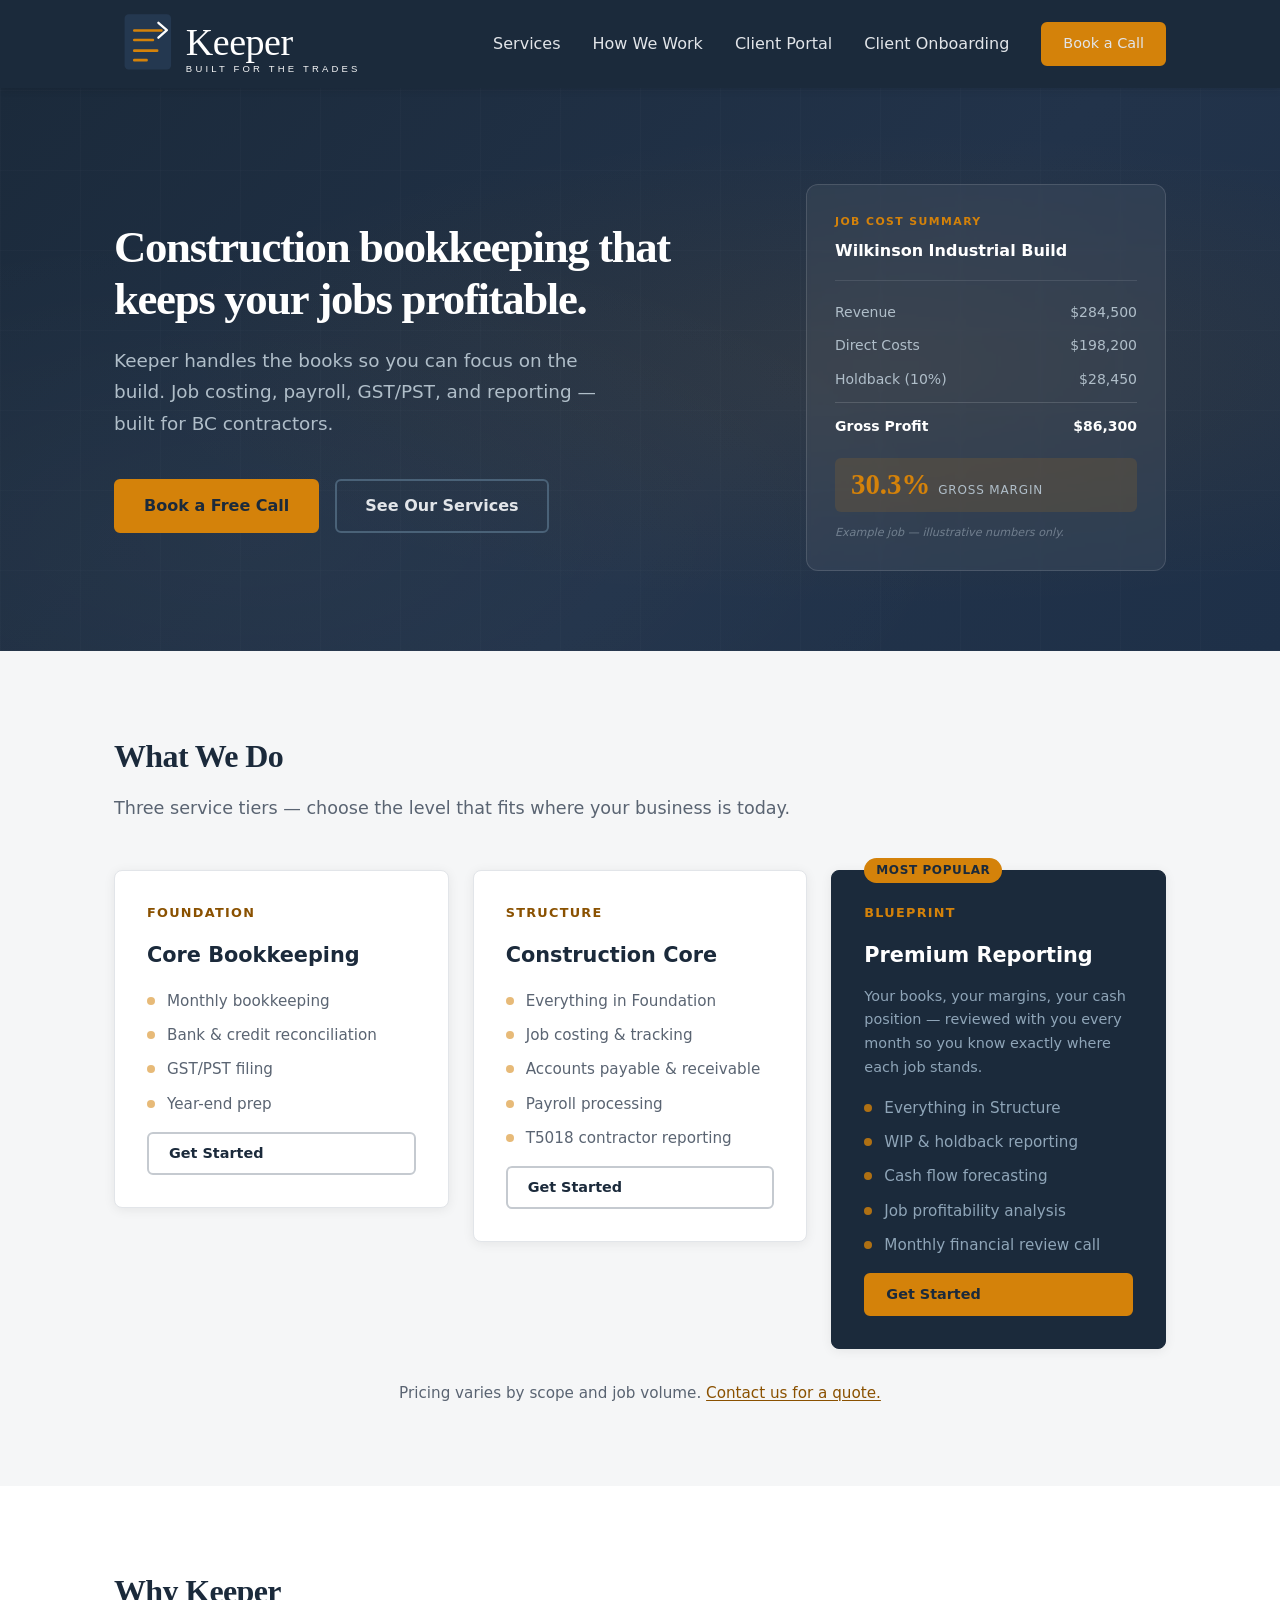
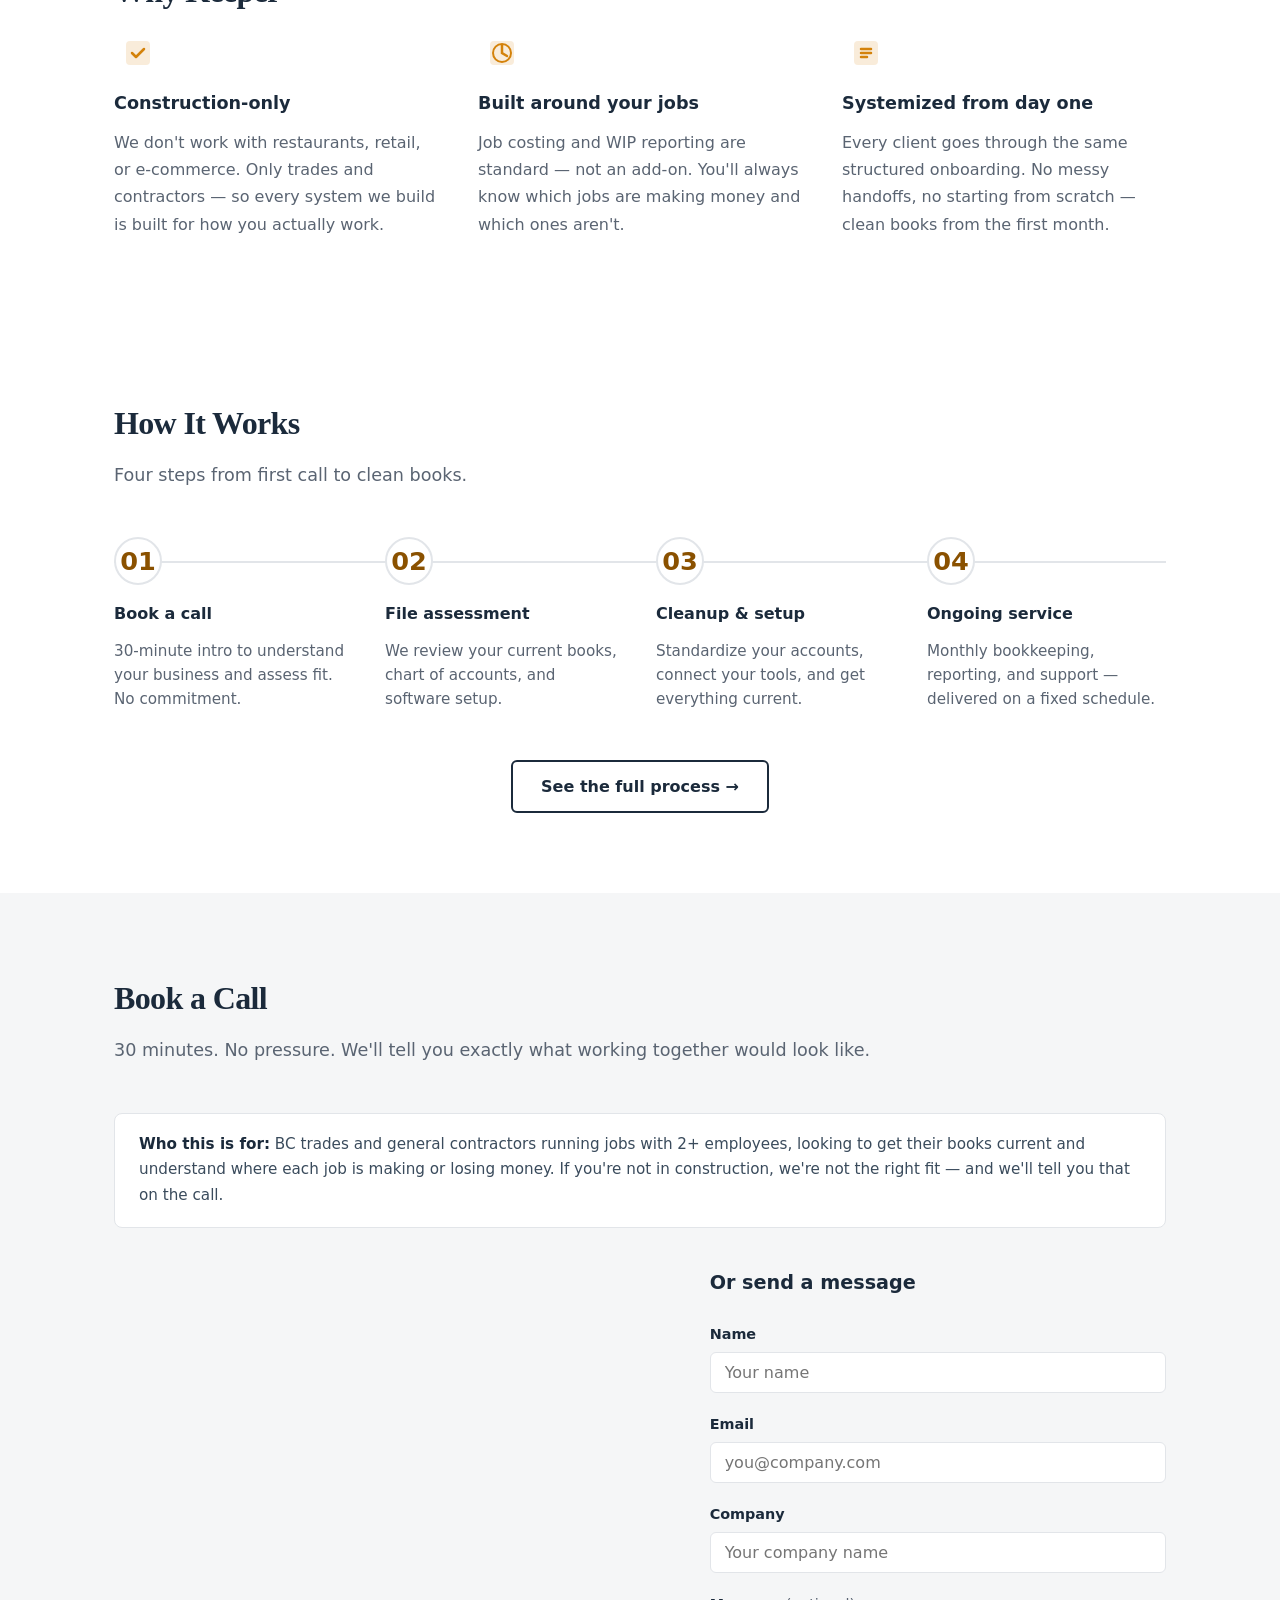
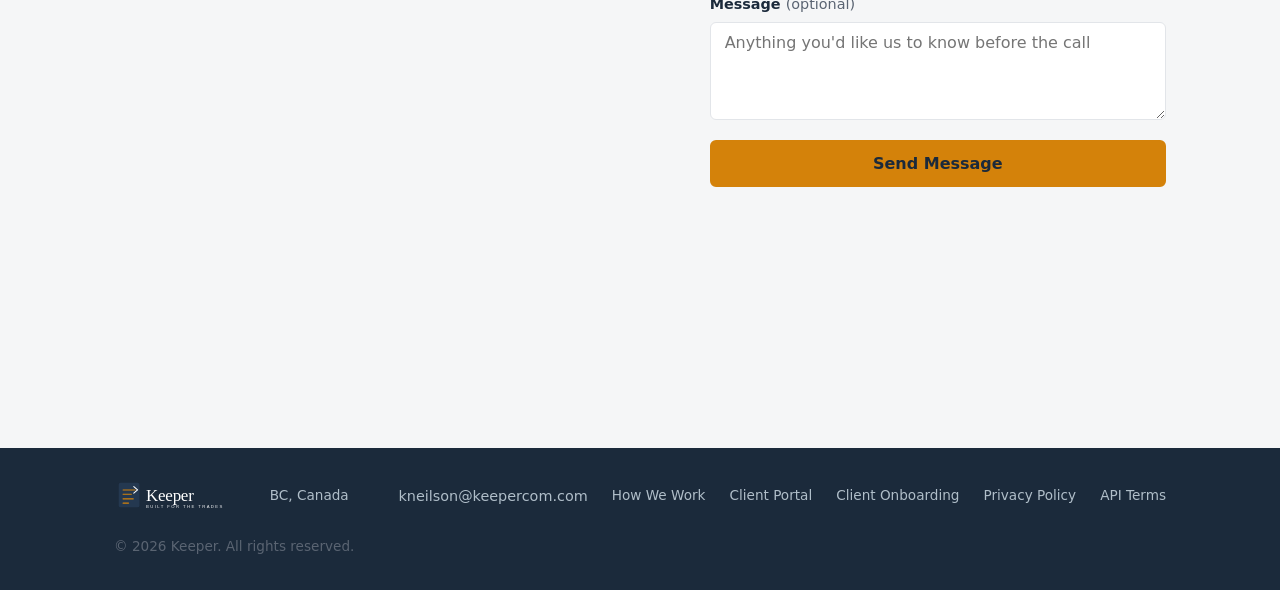
<file: index.html>
<!DOCTYPE html>
<html lang="en">
<head>
  <meta charset="UTF-8" />
  <meta name="viewport" content="width=device-width, initial-scale=1.0" />
  <meta name="description" content="Keeper — Construction bookkeeping for BC contractors. Job costing, payroll, GST/PST, and financial reporting built for trades." />
  <title>Keeper | Construction Bookkeeping for BC Contractors</title>
  <link rel="icon" href="/img/keeper-logo.svg" type="image/svg+xml" />
  <meta property="og:title" content="Keeper | Construction Bookkeeping for BC Contractors" />
  <meta property="og:description" content="Keeper handles the books so you can focus on the build. Job costing, payroll, GST/PST, and reporting — built for BC contractors." />
  <meta property="og:type" content="website" />
  <meta property="og:url" content="https://www.keepercom.com/" />
  <meta name="twitter:card" content="summary" />
  <meta name="twitter:title" content="Keeper | Construction Bookkeeping for BC Contractors" />
  <meta name="twitter:description" content="Keeper handles the books so you can focus on the build. Job costing, payroll, GST/PST, and reporting — built for BC contractors." />
  <link rel="stylesheet" href="css/style.css" />
</head>
<body>

  <!-- ===================== NAV ===================== -->
  <header class="nav-header">
    <nav class="nav-inner container">
      <a href="#" class="nav-logo">
        <img src="img/keeper-logo.svg" alt="Keeper" class="nav-logo-img" height="72" />
      </a>
      <button class="nav-toggle" aria-label="Toggle menu" aria-expanded="false">
        <span></span><span></span><span></span>
      </button>
      <ul class="nav-links">
        <li><a href="#services">Services</a></li>
        <li><a href="/process.html">How We Work</a></li>
        <li><a href="/portal.html">Client Portal</a></li>
        <li><a href="https://intake.keepercom.com">Client Onboarding</a></li>
        <li><a href="#contact" class="btn btn-primary btn-sm">Book a Call</a></li>
      </ul>
    </nav>
  </header>

  <main>

    <!-- ===================== HERO ===================== -->
    <section class="hero">
      <div class="container hero-inner">

        <div class="hero-text">
          <h1>Construction bookkeeping that keeps your jobs profitable.</h1>
          <p class="hero-sub">Keeper handles the books so you can focus on the build. Job costing, payroll, GST/PST, and reporting — built for BC contractors.</p>
          <div class="hero-ctas">
            <a href="https://calendly.com/kneilson-keepercom/30min" target="_blank" rel="noopener" class="btn btn-primary">Book a Free Call</a>
            <a href="#services" class="btn btn-secondary">See Our Services</a>
          </div>
        </div>

        <div class="hero-visual" aria-hidden="true">
          <div class="hero-card">
            <div class="hero-card-label">Job Cost Summary</div>
            <div class="hero-card-job">Wilkinson Industrial Build</div>
            <div class="hero-card-rows">
              <div class="hero-card-row">
                <span>Revenue</span>
                <span>$284,500</span>
              </div>
              <div class="hero-card-row">
                <span>Direct Costs</span>
                <span>$198,200</span>
              </div>
              <div class="hero-card-row">
                <span>Holdback (10%)</span>
                <span>$28,450</span>
              </div>
              <div class="hero-card-row hero-card-profit">
                <span>Gross Profit</span>
                <span>$86,300</span>
              </div>
            </div>
            <div class="hero-card-margin">
              <span class="hero-card-pct">30.3%</span>
              <span class="hero-card-pct-label">gross margin</span>
            </div>
            <p class="hero-card-disclaimer">Example job — illustrative numbers only.</p>
          </div>
        </div>

      </div>
    </section>

    <!-- ===================== SERVICES ===================== -->
    <section id="services" class="section section-alt">
      <div class="container">
        <h2 class="section-title">What We Do</h2>
        <p class="section-sub">Three service tiers — choose the level that fits where your business is today.</p>
        <div class="cards">

          <div class="card">
            <div class="card-tier">Foundation</div>
            <h3>Core Bookkeeping</h3>
            <ul>
              <li>Monthly bookkeeping</li>
              <li>Bank &amp; credit reconciliation</li>
              <li>GST/PST filing</li>
              <li>Year-end prep</li>
            </ul>
            <a href="#contact" class="btn btn-outline btn-sm">Get Started</a>
          </div>

          <div class="card">
            <div class="card-tier">Structure</div>
            <h3>Construction Core</h3>
            <ul>
              <li>Everything in Foundation</li>
              <li>Job costing &amp; tracking</li>
              <li>Accounts payable &amp; receivable</li>
              <li>Payroll processing</li>
              <li>T5018 contractor reporting</li>
            </ul>
            <a href="#contact" class="btn btn-outline btn-sm">Get Started</a>
          </div>

          <div class="card card-featured">
            <div class="card-badge">Most Popular</div>
            <div class="card-tier">Blueprint</div>
            <h3>Premium Reporting</h3>
            <p class="card-intro">Your books, your margins, your cash position — reviewed with you every month so you know exactly where each job stands.</p>
            <ul>
              <li>Everything in Structure</li>
              <li>WIP &amp; holdback reporting</li>
              <li>Cash flow forecasting</li>
              <li>Job profitability analysis</li>
              <li>Monthly financial review call</li>
            </ul>
            <a href="#contact" class="btn btn-primary btn-sm">Get Started</a>
          </div>

        </div>

        <p class="pricing-note">Pricing varies by scope and job volume. <a href="#contact">Contact us for a quote.</a></p>
      </div>
    </section>

    <!-- ===================== WHY KEEPER ===================== -->
    <section class="section">
      <div class="container">
        <h2 class="section-title">Why Keeper</h2>
        <div class="pillars">

          <div class="pillar">
            <div class="pillar-icon" aria-hidden="true">
              <svg width="32" height="32" viewBox="0 0 32 32" fill="none">
                <rect x="4" y="4" width="24" height="24" rx="4" fill="#D4820A" opacity="0.15"/>
                <path d="M10 16l4 4 8-8" stroke="#D4820A" stroke-width="2.5" stroke-linecap="round" stroke-linejoin="round"/>
              </svg>
            </div>
            <h3>Construction-only</h3>
            <p>We don't work with restaurants, retail, or e-commerce. Only trades and contractors — so every system we build is built for how you actually work.</p>
          </div>

          <div class="pillar">
            <div class="pillar-icon" aria-hidden="true">
              <svg width="32" height="32" viewBox="0 0 32 32" fill="none">
                <rect x="4" y="4" width="24" height="24" rx="4" fill="#D4820A" opacity="0.15"/>
                <path d="M16 8v8l5 3" stroke="#D4820A" stroke-width="2.5" stroke-linecap="round"/>
                <circle cx="16" cy="16" r="9" stroke="#D4820A" stroke-width="2"/>
              </svg>
            </div>
            <h3>Built around your jobs</h3>
            <p>Job costing and WIP reporting are standard — not an add-on. You'll always know which jobs are making money and which ones aren't.</p>
          </div>

          <div class="pillar">
            <div class="pillar-icon" aria-hidden="true">
              <svg width="32" height="32" viewBox="0 0 32 32" fill="none">
                <rect x="4" y="4" width="24" height="24" rx="4" fill="#D4820A" opacity="0.15"/>
                <path d="M11 12h10M11 16h10M11 20h6" stroke="#D4820A" stroke-width="2.5" stroke-linecap="round"/>
              </svg>
            </div>
            <h3>Systemized from day one</h3>
            <p>Every client goes through the same structured onboarding. No messy handoffs, no starting from scratch — clean books from the first month.</p>
          </div>

        </div>
      </div>
    </section>

    <!-- ===================== HOW IT WORKS ===================== -->
    <section id="how-it-works" class="section">
      <div class="container">
        <h2 class="section-title">How It Works</h2>
        <p class="section-sub">Four steps from first call to clean books.</p>
        <div class="steps">
          <div class="step">
            <div class="step-num">01</div>
            <h3>Book a call</h3>
            <p>30-minute intro to understand your business and assess fit. No commitment.</p>
          </div>
          <div class="step">
            <div class="step-num">02</div>
            <h3>File assessment</h3>
            <p>We review your current books, chart of accounts, and software setup.</p>
          </div>
          <div class="step">
            <div class="step-num">03</div>
            <h3>Cleanup &amp; setup</h3>
            <p>Standardize your accounts, connect your tools, and get everything current.</p>
          </div>
          <div class="step">
            <div class="step-num">04</div>
            <h3>Ongoing service</h3>
            <p>Monthly bookkeeping, reporting, and support — delivered on a fixed schedule.</p>
          </div>
        </div>
        <div class="section-cta">
          <a href="/process.html" class="btn btn-secondary">See the full process &rarr;</a>
        </div>
      </div>
    </section>

    <!-- ===================== CONTACT / BOOK ===================== -->
    <section id="contact" class="section section-alt">
      <div class="container">
        <h2 class="section-title">Book a Call</h2>
        <p class="section-sub">30 minutes. No pressure. We'll tell you exactly what working together would look like.</p>

        <div class="contact-fit">
          <strong>Who this is for:</strong> BC trades and general contractors running jobs with 2+ employees, looking to get their books current and understand where each job is making or losing money. If you're not in construction, we're not the right fit — and we'll tell you that on the call.
        </div>

        <div class="contact-grid">

          <!-- Calendly inline widget -->
          <div class="calendly-inline-widget" data-url="https://calendly.com/kneilson-keepercom/30min"></div>
          <script type="text/javascript" src="https://assets.calendly.com/assets/external/widget.js" async></script>

          <!-- Contact form -->
          <form class="contact-form" action="https://formspree.io/f/mqeneqro" method="POST">
            <h3>Or send a message</h3>
            <div class="form-group">
              <label for="name">Name</label>
              <input type="text" id="name" name="name" required placeholder="Your name" autocomplete="name" />
            </div>
            <div class="form-group">
              <label for="email">Email</label>
              <input type="email" id="email" name="email" required placeholder="you@company.com" autocomplete="email" />
            </div>
            <div class="form-group">
              <label for="company">Company</label>
              <input type="text" id="company" name="company" placeholder="Your company name" autocomplete="organization" />
            </div>
            <div class="form-group">
              <label for="message">Message <span class="optional">(optional)</span></label>
              <textarea id="message" name="message" rows="4" placeholder="Anything you'd like us to know before the call"></textarea>
            </div>
            <button type="submit" class="btn btn-primary">Send Message</button>
            <p class="form-status" aria-live="polite" hidden></p>
          </form>

        </div>
      </div>
    </section>

  </main>

  <!-- ===================== FOOTER ===================== -->
  <footer class="footer">
    <div class="container footer-inner">
      <img src="img/keeper-logo.svg" alt="Keeper" class="footer-logo-img" height="32" />
      <span class="footer-location">BC, Canada</span>
      <a href="mailto:kneilson@keepercom.com" class="footer-email">kneilson@keepercom.com</a>
      <a href="/process.html" class="footer-link">How We Work</a>
      <a href="/portal.html" class="footer-link">Client Portal</a>
      <a href="https://intake.keepercom.com" class="footer-link">Client Onboarding</a>
      <a href="/privacy.html" class="footer-link">Privacy Policy</a>
      <a href="/api-terms.html" class="footer-link">API Terms</a>
      <span class="footer-copy">&copy; 2026 Keeper. All rights reserved.</span>
    </div>
  </footer>

  <script src="js/main.js?v=2"></script>
</body>
</html>
</file>
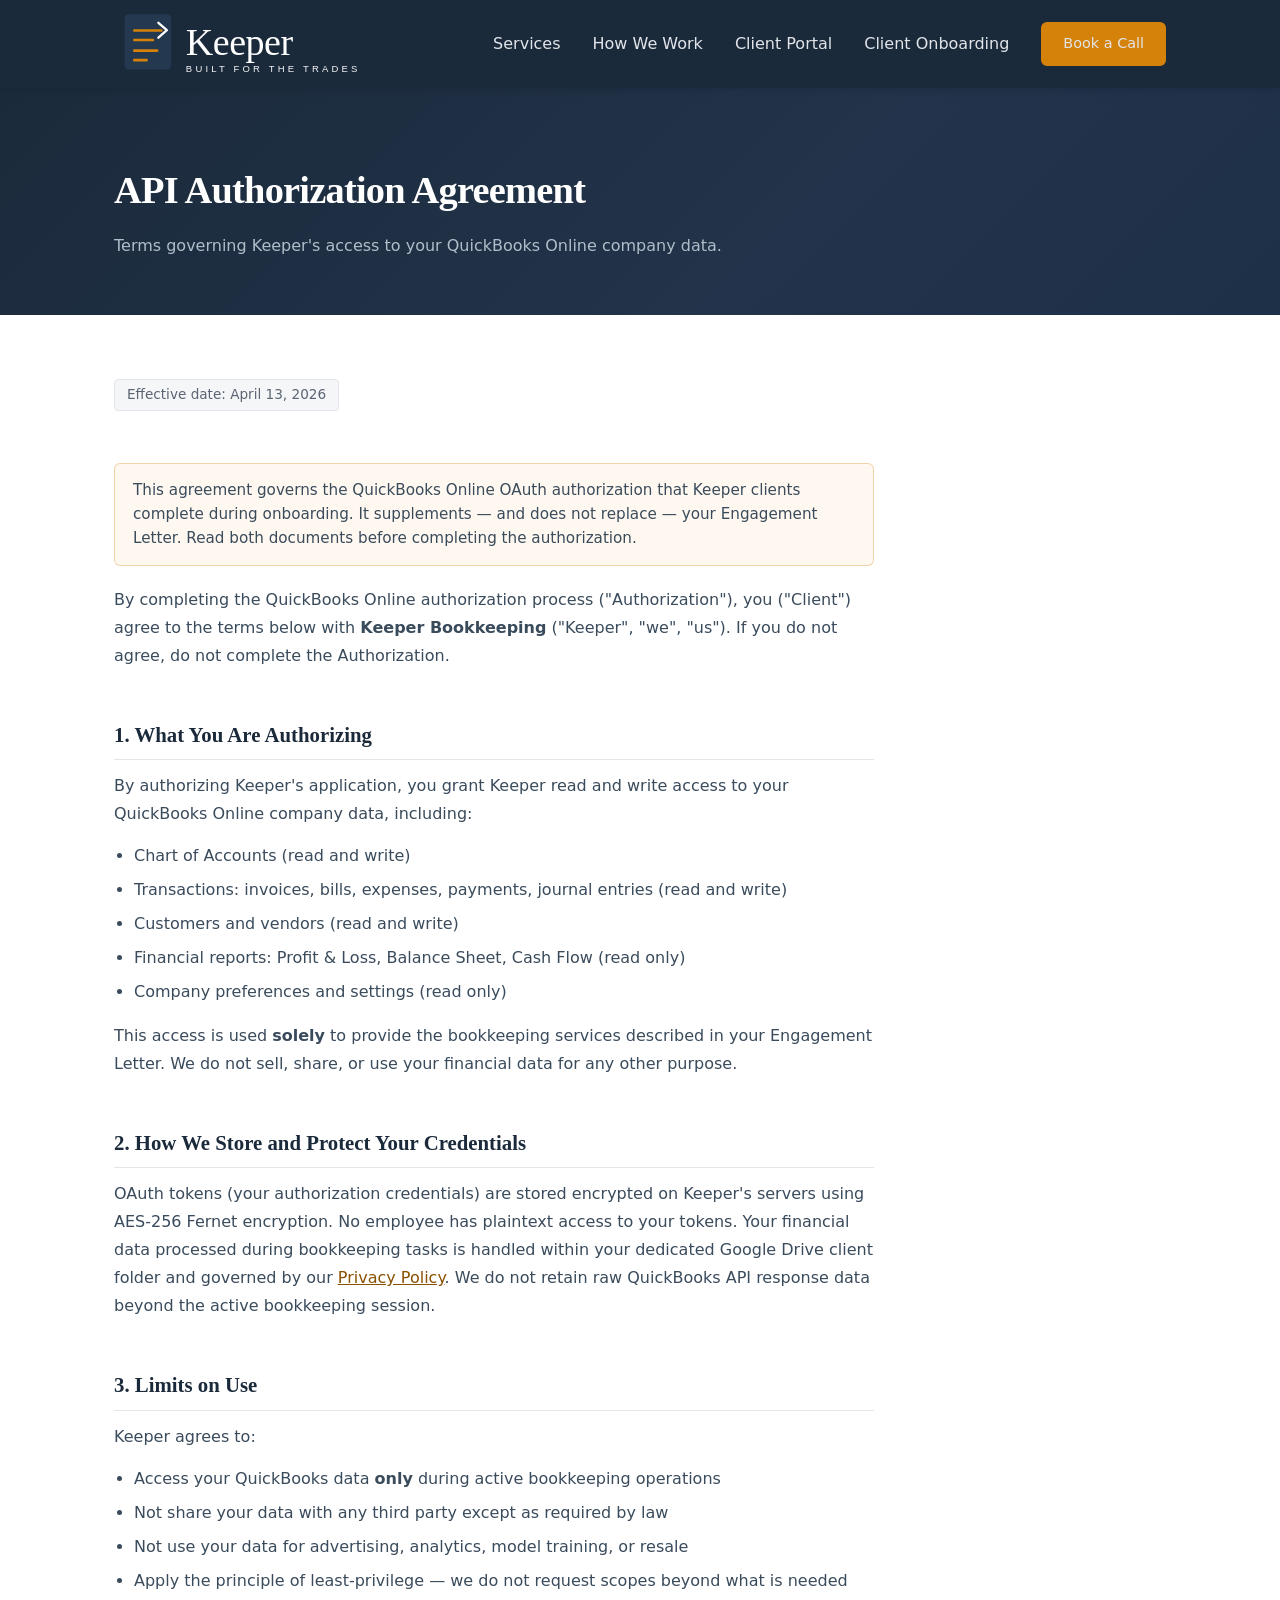
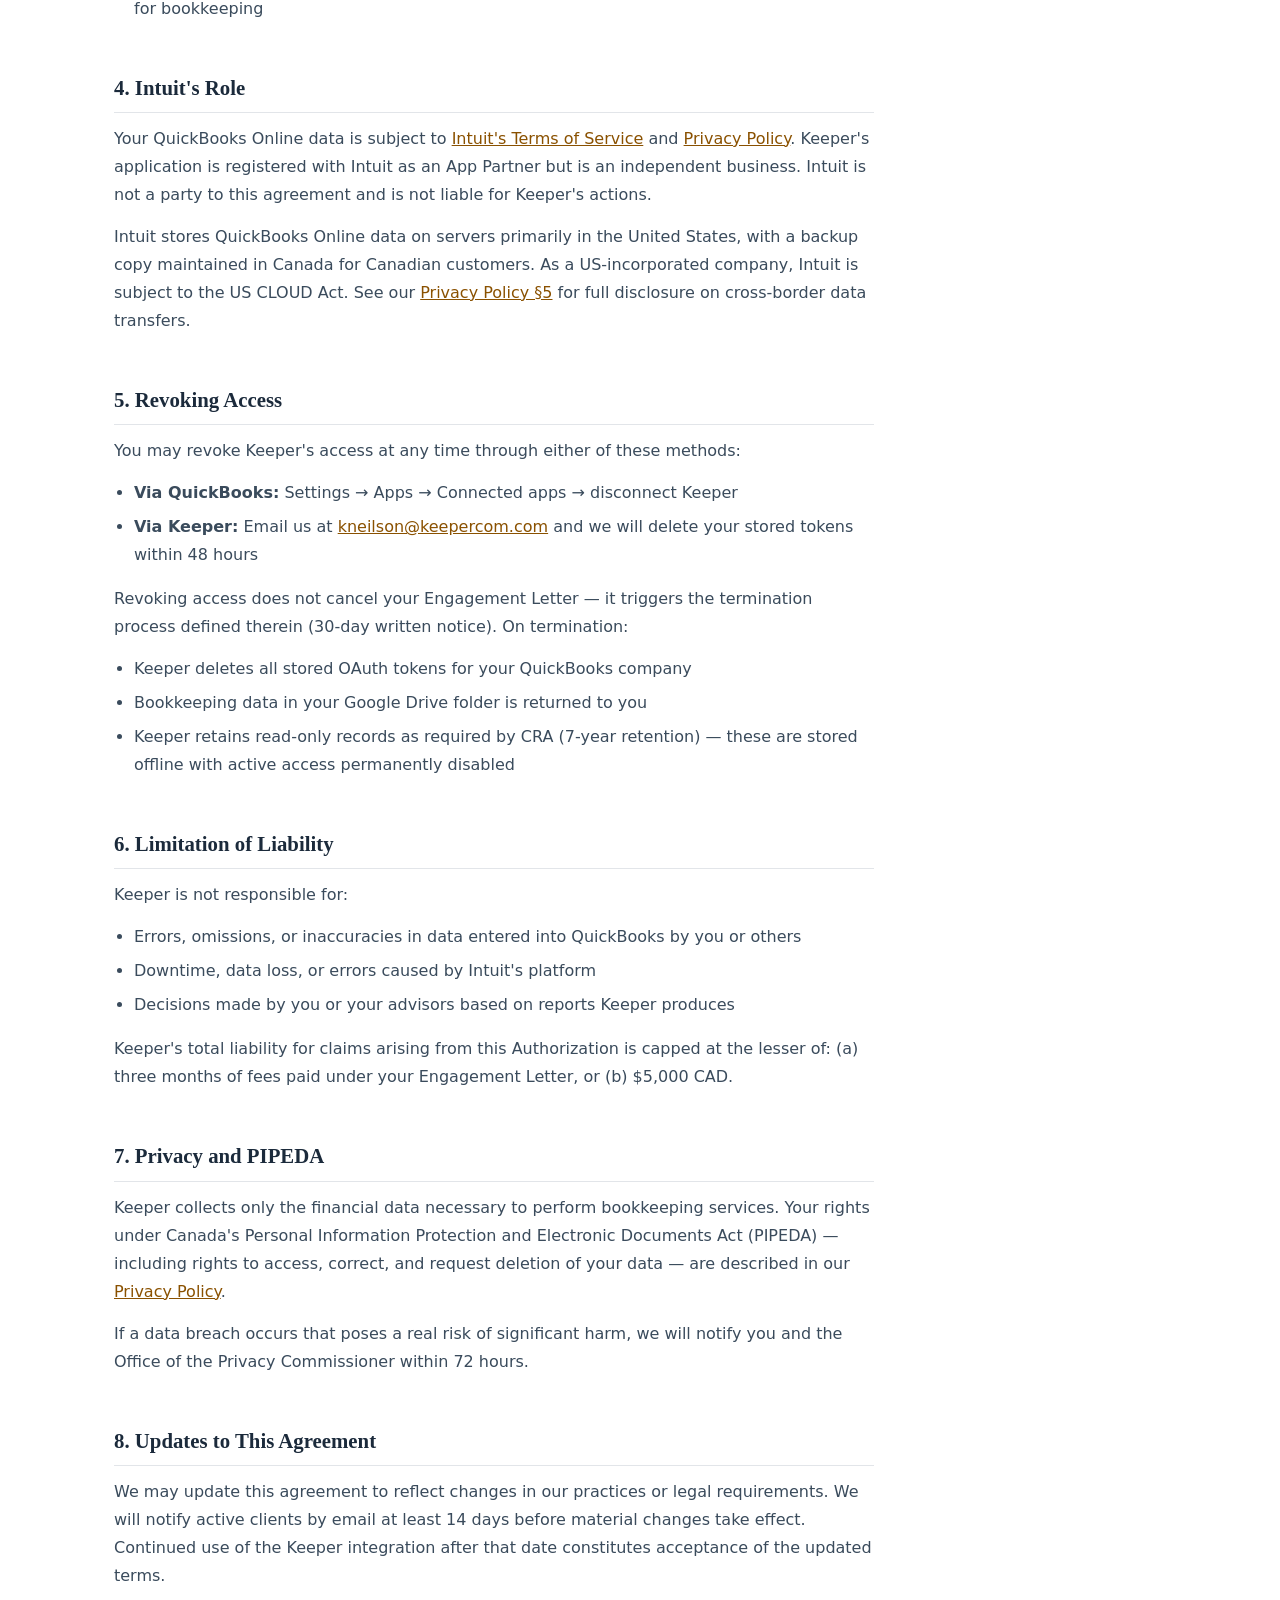
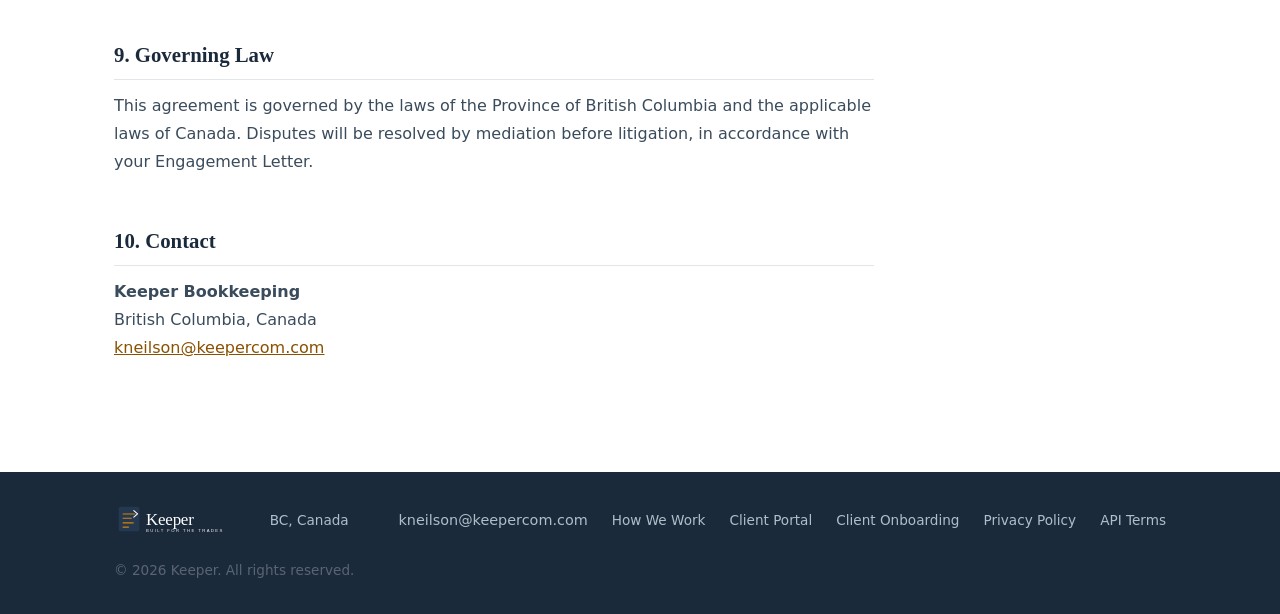
<file: api-terms.html>
<!DOCTYPE html>
<html lang="en">
<head>
  <meta charset="UTF-8" />
  <meta name="viewport" content="width=device-width, initial-scale=1.0" />
  <meta name="description" content="Keeper Bookkeeping API Authorization Agreement — terms governing QuickBooks Online data access." />
  <title>API Authorization Agreement | Keeper Bookkeeping</title>
  <link rel="icon" href="/img/keeper-logo.svg" type="image/svg+xml" />
  <meta property="og:title" content="API Authorization Agreement | Keeper Bookkeeping" />
  <meta property="og:description" content="Terms governing Keeper's access to your QuickBooks Online company data." />
  <meta property="og:type" content="website" />
  <meta property="og:url" content="https://www.keepercom.com/api-terms.html" />
  <meta name="twitter:card" content="summary" />
  <meta name="twitter:title" content="API Authorization Agreement | Keeper Bookkeeping" />
  <meta name="twitter:description" content="Terms governing Keeper's access to your QuickBooks Online company data." />
  <link rel="stylesheet" href="css/style.css" />
</head>
<body>

  <!-- ===================== NAV ===================== -->
  <header class="nav-header">
    <nav class="nav-inner container">
      <a href="/" class="nav-logo">
        <img src="img/keeper-logo.svg" alt="Keeper" class="nav-logo-img" height="40" />
      </a>
      <button class="nav-toggle" aria-label="Toggle menu" aria-expanded="false">
        <span></span><span></span><span></span>
      </button>
      <ul class="nav-links">
        <li><a href="/#services">Services</a></li>
        <li><a href="/process.html">How We Work</a></li>
        <li><a href="/portal.html">Client Portal</a></li>
        <li><a href="https://intake.keepercom.com">Client Onboarding</a></li>
        <li><a href="/#contact" class="btn btn-primary btn-sm">Book a Call</a></li>
      </ul>
    </nav>
  </header>

  <main>

    <section class="legal-hero">
      <div class="container">
        <h1>API Authorization Agreement</h1>
        <p>Terms governing Keeper's access to your QuickBooks Online company data.</p>
      </div>
    </section>

    <section class="legal-body">
      <div class="container">
        <div class="legal-content">

          <span class="effective-date">Effective date: April 13, 2026</span>

          <div class="notice">
            This agreement governs the QuickBooks Online OAuth authorization that Keeper clients complete during onboarding. It supplements — and does not replace — your Engagement Letter. Read both documents before completing the authorization.
          </div>

          <p>By completing the QuickBooks Online authorization process ("Authorization"), you ("Client") agree to the terms below with <strong>Keeper Bookkeeping</strong> ("Keeper", "we", "us"). If you do not agree, do not complete the Authorization.</p>

          <!-- 1 -->
          <h2>1. What You Are Authorizing</h2>
          <p>By authorizing Keeper's application, you grant Keeper read and write access to your QuickBooks Online company data, including:</p>
          <ul>
            <li>Chart of Accounts (read and write)</li>
            <li>Transactions: invoices, bills, expenses, payments, journal entries (read and write)</li>
            <li>Customers and vendors (read and write)</li>
            <li>Financial reports: Profit &amp; Loss, Balance Sheet, Cash Flow (read only)</li>
            <li>Company preferences and settings (read only)</li>
          </ul>
          <p>This access is used <strong>solely</strong> to provide the bookkeeping services described in your Engagement Letter. We do not sell, share, or use your financial data for any other purpose.</p>

          <!-- 2 -->
          <h2>2. How We Store and Protect Your Credentials</h2>
          <p>OAuth tokens (your authorization credentials) are stored encrypted on Keeper's servers using AES-256 Fernet encryption. No employee has plaintext access to your tokens. Your financial data processed during bookkeeping tasks is handled within your dedicated Google Drive client folder and governed by our <a href="/privacy.html">Privacy Policy</a>. We do not retain raw QuickBooks API response data beyond the active bookkeeping session.</p>

          <!-- 3 -->
          <h2>3. Limits on Use</h2>
          <p>Keeper agrees to:</p>
          <ul>
            <li>Access your QuickBooks data <strong>only</strong> during active bookkeeping operations</li>
            <li>Not share your data with any third party except as required by law</li>
            <li>Not use your data for advertising, analytics, model training, or resale</li>
            <li>Apply the principle of least-privilege — we do not request scopes beyond what is needed for bookkeeping</li>
          </ul>

          <!-- 4 -->
          <h2>4. Intuit's Role</h2>
          <p>Your QuickBooks Online data is subject to <a href="https://www.intuit.com/legal/terms/en-ca/quickbooks/online/" target="_blank" rel="noopener">Intuit's Terms of Service</a> and <a href="https://www.intuit.com/privacy/statement/" target="_blank" rel="noopener">Privacy Policy</a>. Keeper's application is registered with Intuit as an App Partner but is an independent business. Intuit is not a party to this agreement and is not liable for Keeper's actions.</p>
          <p>Intuit stores QuickBooks Online data on servers primarily in the United States, with a backup copy maintained in Canada for Canadian customers. As a US-incorporated company, Intuit is subject to the US CLOUD Act. See our <a href="/privacy.html">Privacy Policy §5</a> for full disclosure on cross-border data transfers.</p>

          <!-- 5 -->
          <h2>5. Revoking Access</h2>
          <p>You may revoke Keeper's access at any time through either of these methods:</p>
          <ul>
            <li><strong>Via QuickBooks:</strong> Settings → Apps → Connected apps → disconnect Keeper</li>
            <li><strong>Via Keeper:</strong> Email us at <a href="mailto:kneilson@keepercom.com">kneilson@keepercom.com</a> and we will delete your stored tokens within 48 hours</li>
          </ul>
          <p>Revoking access does not cancel your Engagement Letter — it triggers the termination process defined therein (30-day written notice). On termination:</p>
          <ul>
            <li>Keeper deletes all stored OAuth tokens for your QuickBooks company</li>
            <li>Bookkeeping data in your Google Drive folder is returned to you</li>
            <li>Keeper retains read-only records as required by CRA (7-year retention) — these are stored offline with active access permanently disabled</li>
          </ul>

          <!-- 6 -->
          <h2>6. Limitation of Liability</h2>
          <p>Keeper is not responsible for:</p>
          <ul>
            <li>Errors, omissions, or inaccuracies in data entered into QuickBooks by you or others</li>
            <li>Downtime, data loss, or errors caused by Intuit's platform</li>
            <li>Decisions made by you or your advisors based on reports Keeper produces</li>
          </ul>
          <p>Keeper's total liability for claims arising from this Authorization is capped at the lesser of: (a) three months of fees paid under your Engagement Letter, or (b) $5,000 CAD.</p>

          <!-- 7 -->
          <h2>7. Privacy and PIPEDA</h2>
          <p>Keeper collects only the financial data necessary to perform bookkeeping services. Your rights under Canada's Personal Information Protection and Electronic Documents Act (PIPEDA) — including rights to access, correct, and request deletion of your data — are described in our <a href="/privacy.html">Privacy Policy</a>.</p>
          <p>If a data breach occurs that poses a real risk of significant harm, we will notify you and the Office of the Privacy Commissioner within 72 hours.</p>

          <!-- 8 -->
          <h2>8. Updates to This Agreement</h2>
          <p>We may update this agreement to reflect changes in our practices or legal requirements. We will notify active clients by email at least 14 days before material changes take effect. Continued use of the Keeper integration after that date constitutes acceptance of the updated terms.</p>

          <!-- 9 -->
          <h2>9. Governing Law</h2>
          <p>This agreement is governed by the laws of the Province of British Columbia and the applicable laws of Canada. Disputes will be resolved by mediation before litigation, in accordance with your Engagement Letter.</p>

          <!-- 10 -->
          <h2>10. Contact</h2>
          <p>
            <strong>Keeper Bookkeeping</strong><br />
            British Columbia, Canada<br />
            <a href="mailto:kneilson@keepercom.com">kneilson@keepercom.com</a>
          </p>

        </div>
      </div>
    </section>

  </main>

  <!-- ===================== FOOTER ===================== -->
  <footer class="footer">
    <div class="container footer-inner">
      <img src="img/keeper-logo.svg" alt="Keeper" class="footer-logo-img" height="32" />
      <span class="footer-location">BC, Canada</span>
      <a href="mailto:kneilson@keepercom.com" class="footer-email">kneilson@keepercom.com</a>
      <a href="/process.html" class="footer-link">How We Work</a>
      <a href="/portal.html" class="footer-link">Client Portal</a>
      <a href="https://intake.keepercom.com" class="footer-link">Client Onboarding</a>
      <a href="/privacy.html" class="footer-link">Privacy Policy</a>
      <a href="/api-terms.html" class="footer-link">API Terms</a>
      <span class="footer-copy">&copy; 2026 Keeper. All rights reserved.</span>
    </div>
  </footer>

  <script src="js/main.js?v=2"></script>
</body>
</html>
</file>
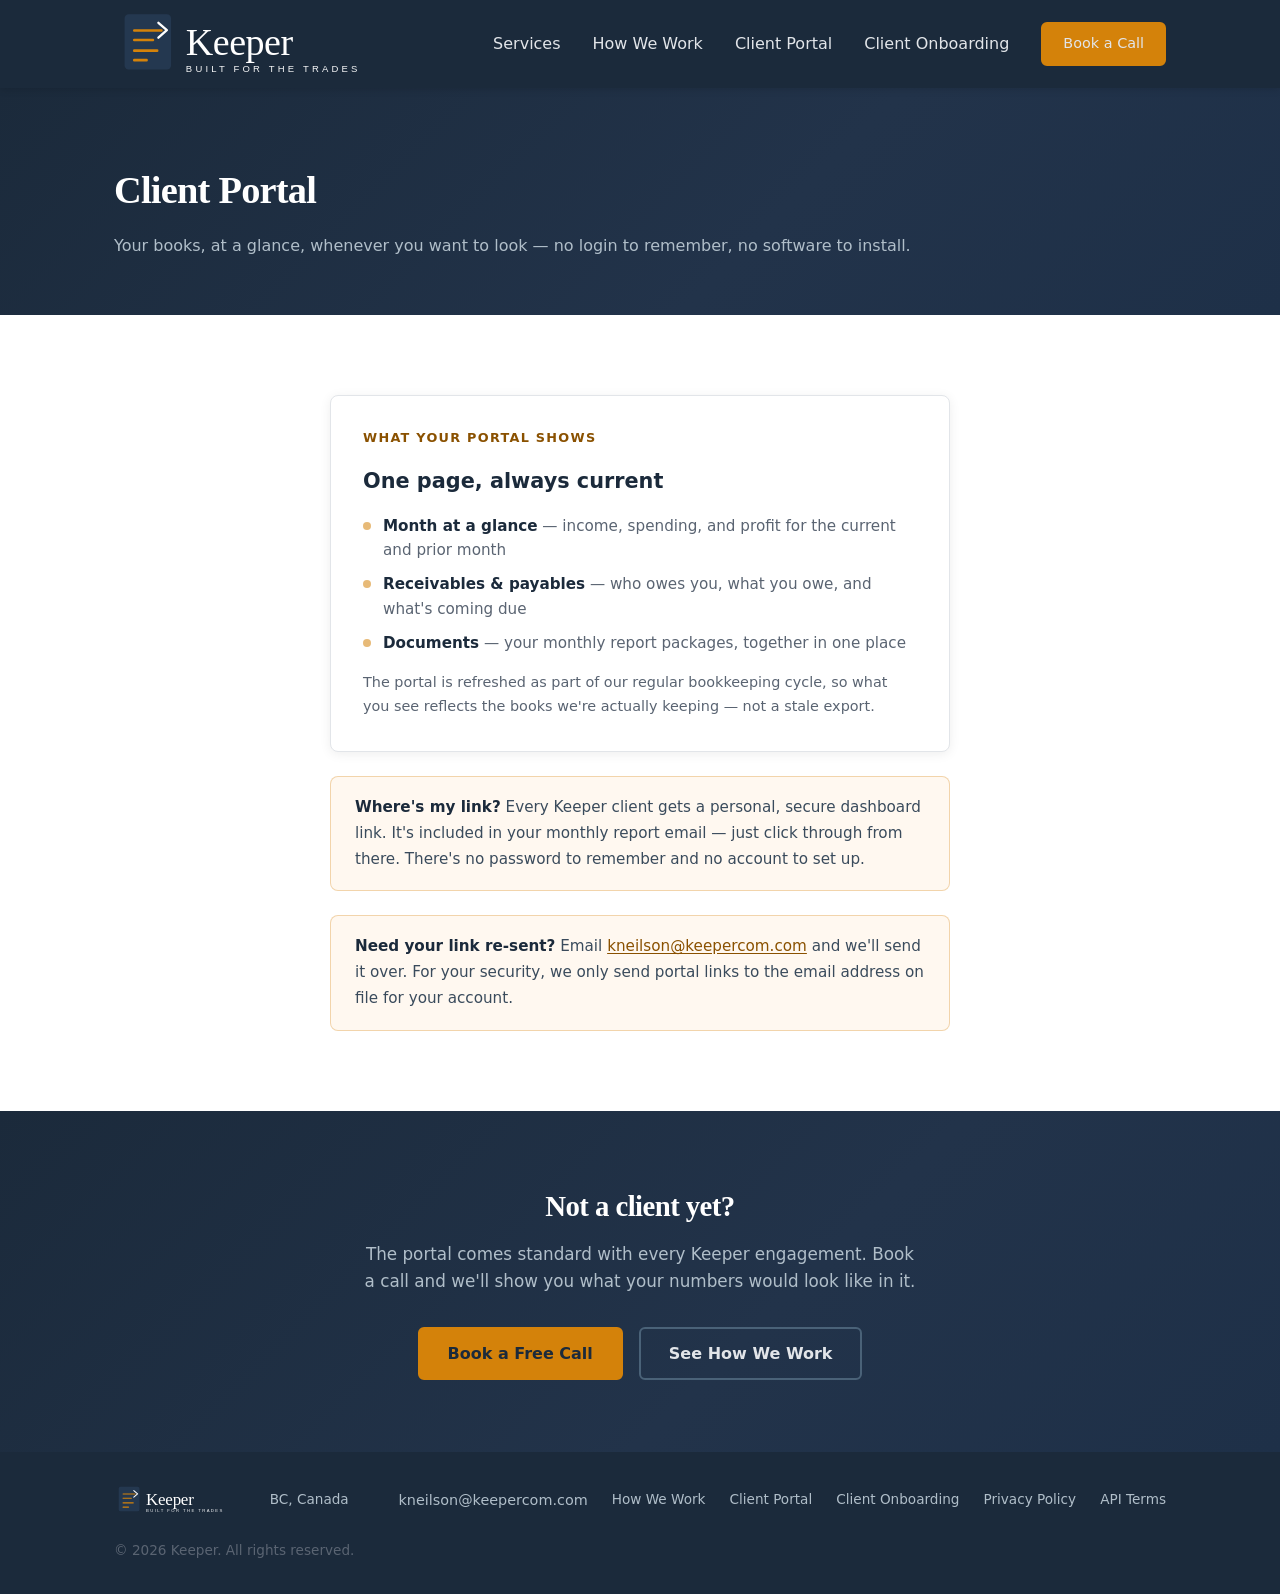
<file: portal.html>
<!DOCTYPE html>
<html lang="en">
<head>
  <meta charset="UTF-8" />
  <meta name="viewport" content="width=device-width, initial-scale=1.0" />
  <meta name="description" content="The Keeper client portal — a personal, secure dashboard showing your month at a glance, receivables and payables, and your report documents." />
  <title>Client Portal | Keeper Construction Bookkeeping</title>
  <link rel="icon" href="/img/keeper-logo.svg" type="image/svg+xml" />
  <meta property="og:title" content="Client Portal | Keeper Construction Bookkeeping" />
  <meta property="og:description" content="A personal, secure dashboard for every Keeper client — month at a glance, receivables and payables, and your report documents in one place." />
  <meta property="og:type" content="website" />
  <meta property="og:url" content="https://www.keepercom.com/portal.html" />
  <meta name="twitter:card" content="summary" />
  <meta name="twitter:title" content="Client Portal | Keeper Construction Bookkeeping" />
  <meta name="twitter:description" content="A personal, secure dashboard for every Keeper client — month at a glance, receivables and payables, and your report documents in one place." />
  <link rel="stylesheet" href="css/style.css" />
</head>
<body>

  <!-- ===================== NAV ===================== -->
  <header class="nav-header">
    <nav class="nav-inner container">
      <a href="/" class="nav-logo">
        <img src="img/keeper-logo.svg" alt="Keeper" class="nav-logo-img" height="72" />
      </a>
      <button class="nav-toggle" aria-label="Toggle menu" aria-expanded="false">
        <span></span><span></span><span></span>
      </button>
      <ul class="nav-links">
        <li><a href="/#services">Services</a></li>
        <li><a href="/process.html">How We Work</a></li>
        <li><a href="/portal.html">Client Portal</a></li>
        <li><a href="https://intake.keepercom.com">Client Onboarding</a></li>
        <li><a href="/#contact" class="btn btn-primary btn-sm">Book a Call</a></li>
      </ul>
    </nav>
  </header>

  <main>

    <!-- ===================== HERO ===================== -->
    <section class="legal-hero">
      <div class="container">
        <h1>Client Portal</h1>
        <p>Your books, at a glance, whenever you want to look — no login to remember, no software to install.</p>
      </div>
    </section>

    <!-- ===================== PORTAL EXPLAINER ===================== -->
    <section class="section">
      <div class="container">
        <div class="portal-wrap">

          <div class="card">
            <div class="card-tier">What Your Portal Shows</div>
            <h3>One page, always current</h3>
            <ul>
              <li><strong>Month at a glance</strong> — income, spending, and profit for the current and prior month</li>
              <li><strong>Receivables &amp; payables</strong> — who owes you, what you owe, and what's coming due</li>
              <li><strong>Documents</strong> — your monthly report packages, together in one place</li>
            </ul>
            <p class="portal-fineprint">The portal is refreshed as part of our regular bookkeeping cycle, so what you see reflects the books we're actually keeping — not a stale export.</p>
          </div>

          <div class="portal-note">
            <strong>Where's my link?</strong> Every Keeper client gets a personal, secure dashboard link. It's included in your monthly report email — just click through from there. There's no password to remember and no account to set up.
          </div>

          <div class="portal-note">
            <strong>Need your link re-sent?</strong> Email <a href="mailto:kneilson@keepercom.com">kneilson@keepercom.com</a> and we'll send it over. For your security, we only send portal links to the email address on file for your account.
          </div>

        </div>
      </div>
    </section>

    <!-- ===================== CTA ===================== -->
    <section class="cta-band">
      <div class="container">
        <h2>Not a client yet?</h2>
        <p>The portal comes standard with every Keeper engagement. Book a call and we'll show you what your numbers would look like in it.</p>
        <div class="cta-actions">
          <a href="https://calendly.com/kneilson-keepercom/30min" target="_blank" rel="noopener" class="btn btn-primary">Book a Free Call</a>
          <a href="/process.html" class="btn btn-secondary">See How We Work</a>
        </div>
      </div>
    </section>

  </main>

  <!-- ===================== FOOTER ===================== -->
  <footer class="footer">
    <div class="container footer-inner">
      <img src="img/keeper-logo.svg" alt="Keeper" class="footer-logo-img" height="32" />
      <span class="footer-location">BC, Canada</span>
      <a href="mailto:kneilson@keepercom.com" class="footer-email">kneilson@keepercom.com</a>
      <a href="/process.html" class="footer-link">How We Work</a>
      <a href="/portal.html" class="footer-link">Client Portal</a>
      <a href="https://intake.keepercom.com" class="footer-link">Client Onboarding</a>
      <a href="/privacy.html" class="footer-link">Privacy Policy</a>
      <a href="/api-terms.html" class="footer-link">API Terms</a>
      <span class="footer-copy">&copy; 2026 Keeper. All rights reserved.</span>
    </div>
  </footer>

  <script src="js/main.js?v=2"></script>
</body>
</html>
</file>
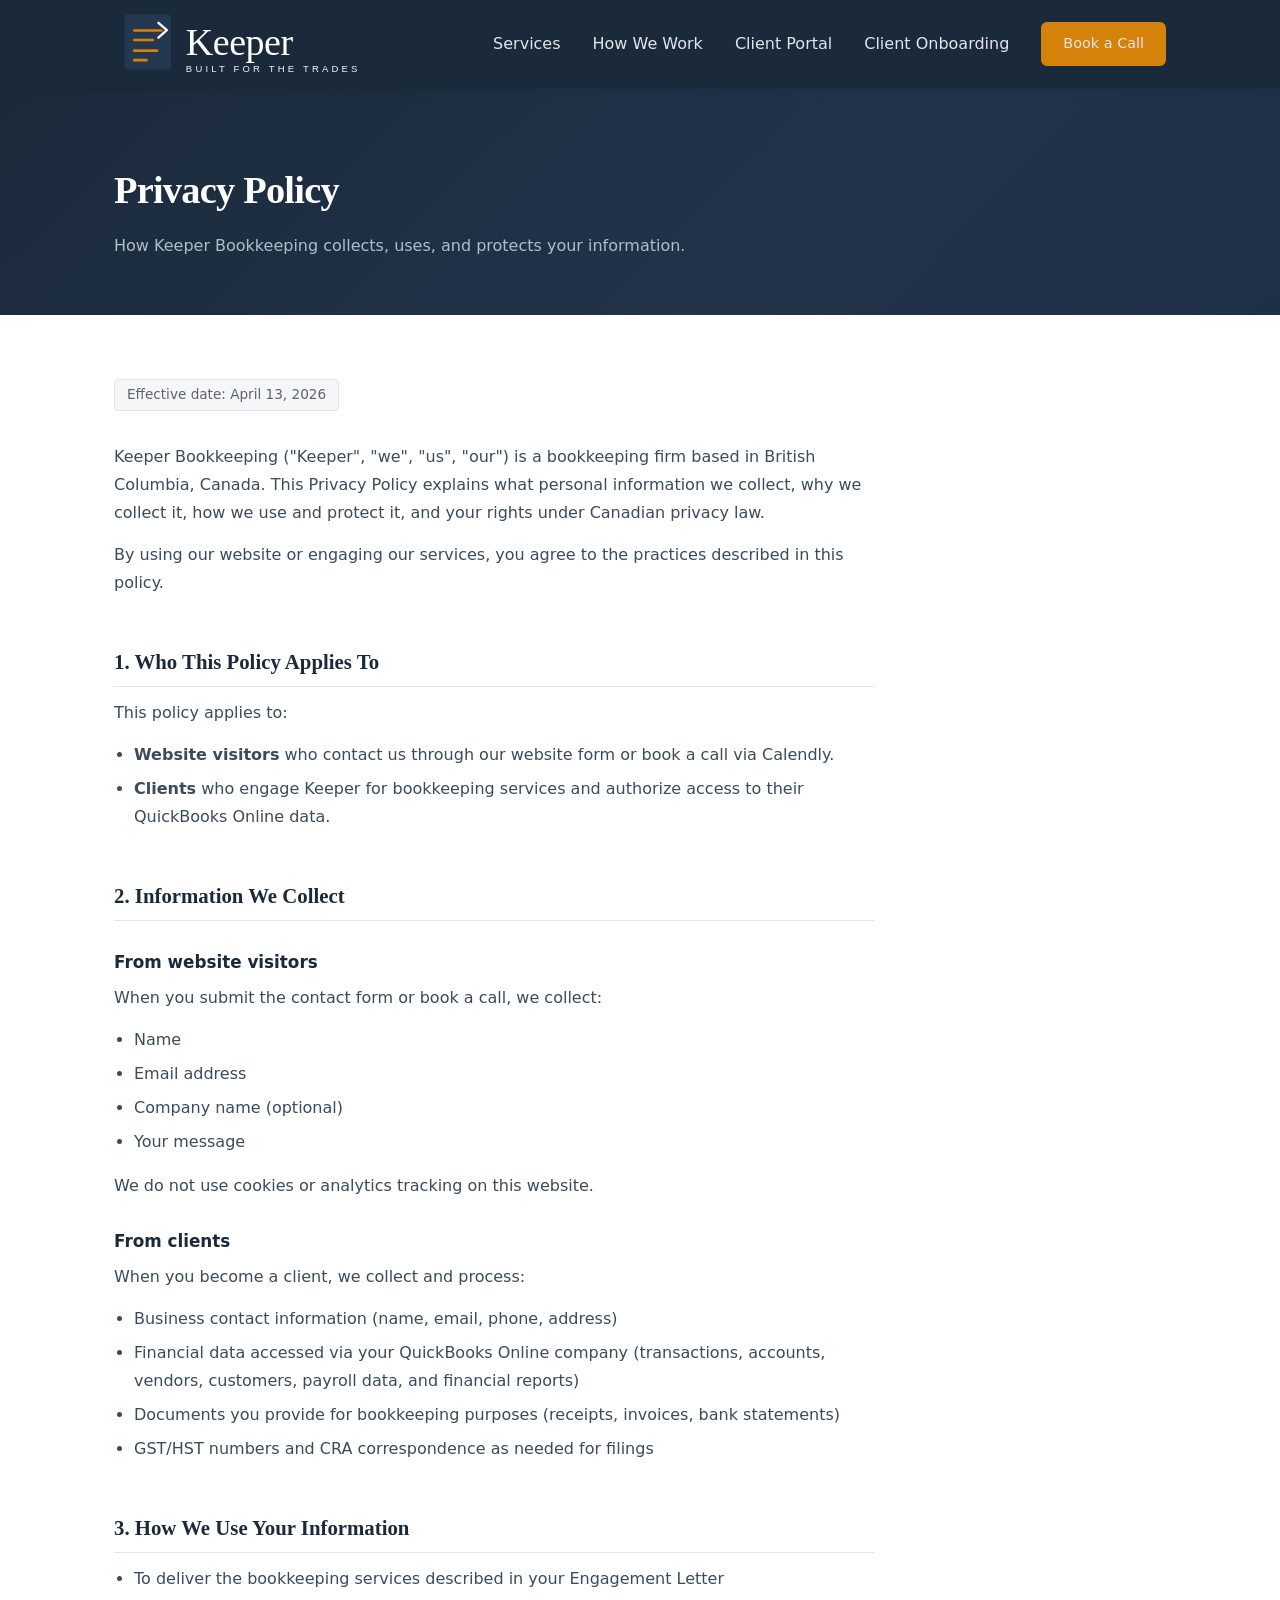
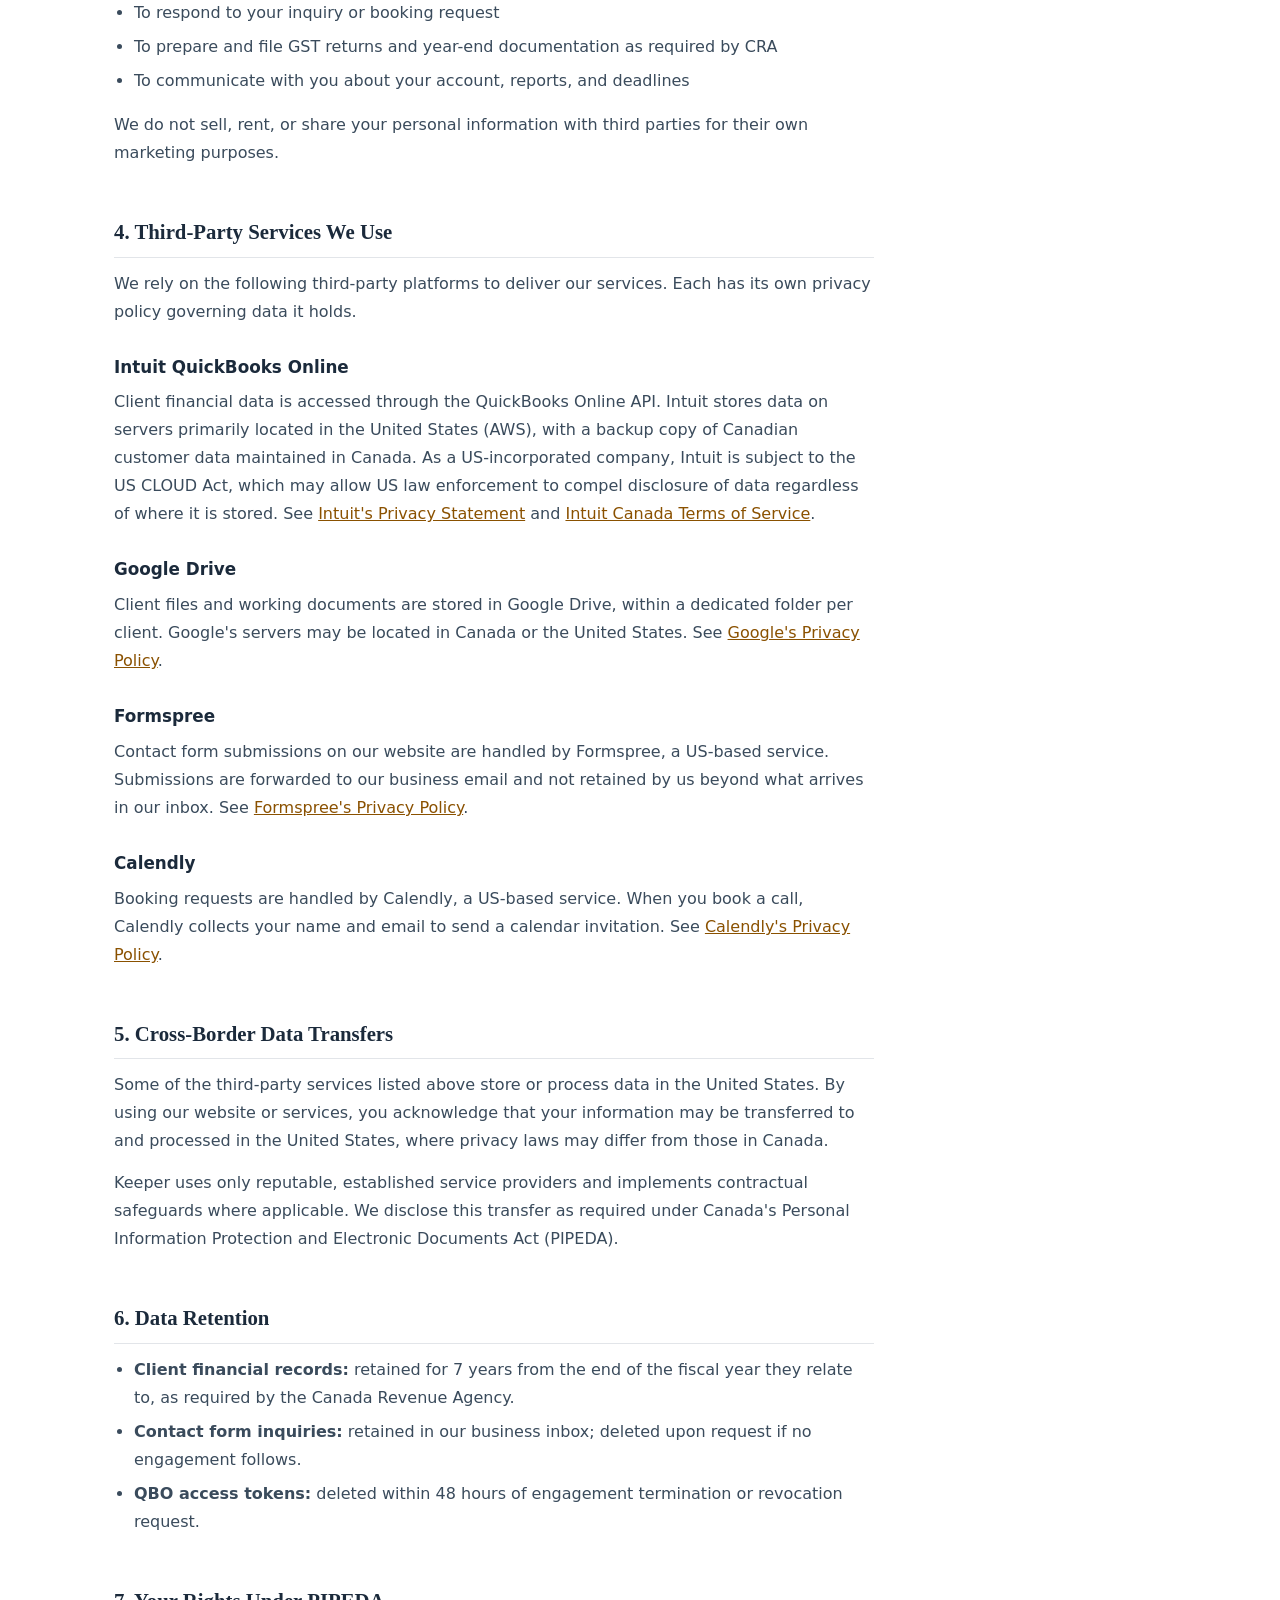
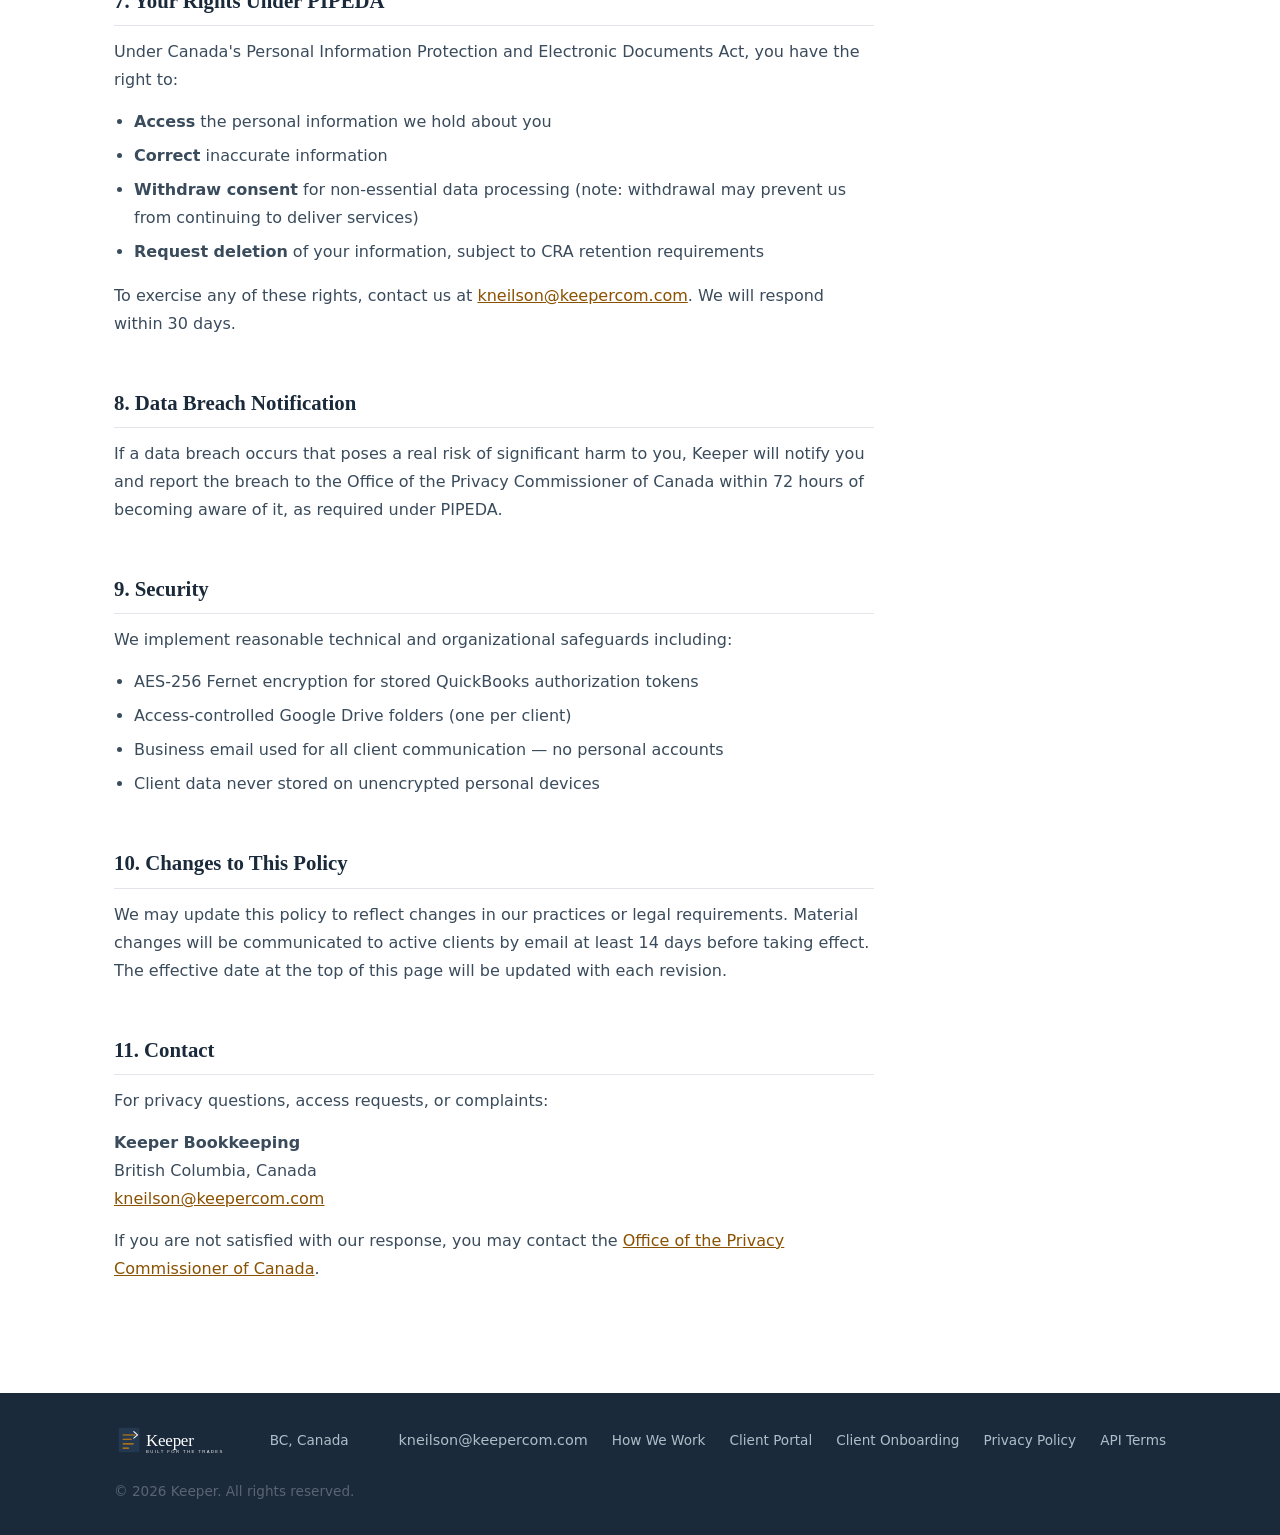
<file: privacy.html>
<!DOCTYPE html>
<html lang="en">
<head>
  <meta charset="UTF-8" />
  <meta name="viewport" content="width=device-width, initial-scale=1.0" />
  <meta name="description" content="Keeper Bookkeeping Privacy Policy — how we collect, use, and protect your information." />
  <title>Privacy Policy | Keeper Bookkeeping</title>
  <link rel="icon" href="/img/keeper-logo.svg" type="image/svg+xml" />
  <meta property="og:title" content="Privacy Policy | Keeper Bookkeeping" />
  <meta property="og:description" content="How Keeper Bookkeeping collects, uses, and protects your information under Canadian privacy law." />
  <meta property="og:type" content="website" />
  <meta property="og:url" content="https://www.keepercom.com/privacy.html" />
  <meta name="twitter:card" content="summary" />
  <meta name="twitter:title" content="Privacy Policy | Keeper Bookkeeping" />
  <meta name="twitter:description" content="How Keeper Bookkeeping collects, uses, and protects your information under Canadian privacy law." />
  <link rel="stylesheet" href="css/style.css" />
</head>
<body>

  <!-- ===================== NAV ===================== -->
  <header class="nav-header">
    <nav class="nav-inner container">
      <a href="/" class="nav-logo">
        <img src="img/keeper-logo.svg" alt="Keeper" class="nav-logo-img" height="40" />
      </a>
      <button class="nav-toggle" aria-label="Toggle menu" aria-expanded="false">
        <span></span><span></span><span></span>
      </button>
      <ul class="nav-links">
        <li><a href="/#services">Services</a></li>
        <li><a href="/process.html">How We Work</a></li>
        <li><a href="/portal.html">Client Portal</a></li>
        <li><a href="https://intake.keepercom.com">Client Onboarding</a></li>
        <li><a href="/#contact" class="btn btn-primary btn-sm">Book a Call</a></li>
      </ul>
    </nav>
  </header>

  <main>

    <section class="legal-hero">
      <div class="container">
        <h1>Privacy Policy</h1>
        <p>How Keeper Bookkeeping collects, uses, and protects your information.</p>
      </div>
    </section>

    <section class="legal-body">
      <div class="container">
        <div class="legal-content">

          <span class="effective-date">Effective date: April 13, 2026</span>

          <p>Keeper Bookkeeping ("Keeper", "we", "us", "our") is a bookkeeping firm based in British Columbia, Canada. This Privacy Policy explains what personal information we collect, why we collect it, how we use and protect it, and your rights under Canadian privacy law.</p>

          <p>By using our website or engaging our services, you agree to the practices described in this policy.</p>

          <!-- 1 -->
          <h2>1. Who This Policy Applies To</h2>
          <p>This policy applies to:</p>
          <ul>
            <li><strong>Website visitors</strong> who contact us through our website form or book a call via Calendly.</li>
            <li><strong>Clients</strong> who engage Keeper for bookkeeping services and authorize access to their QuickBooks Online data.</li>
          </ul>

          <!-- 2 -->
          <h2>2. Information We Collect</h2>

          <h3>From website visitors</h3>
          <p>When you submit the contact form or book a call, we collect:</p>
          <ul>
            <li>Name</li>
            <li>Email address</li>
            <li>Company name (optional)</li>
            <li>Your message</li>
          </ul>
          <p>We do not use cookies or analytics tracking on this website.</p>

          <h3>From clients</h3>
          <p>When you become a client, we collect and process:</p>
          <ul>
            <li>Business contact information (name, email, phone, address)</li>
            <li>Financial data accessed via your QuickBooks Online company (transactions, accounts, vendors, customers, payroll data, and financial reports)</li>
            <li>Documents you provide for bookkeeping purposes (receipts, invoices, bank statements)</li>
            <li>GST/HST numbers and CRA correspondence as needed for filings</li>
          </ul>

          <!-- 3 -->
          <h2>3. How We Use Your Information</h2>
          <ul>
            <li>To deliver the bookkeeping services described in your Engagement Letter</li>
            <li>To respond to your inquiry or booking request</li>
            <li>To prepare and file GST returns and year-end documentation as required by CRA</li>
            <li>To communicate with you about your account, reports, and deadlines</li>
          </ul>
          <p>We do not sell, rent, or share your personal information with third parties for their own marketing purposes.</p>

          <!-- 4 -->
          <h2>4. Third-Party Services We Use</h2>
          <p>We rely on the following third-party platforms to deliver our services. Each has its own privacy policy governing data it holds.</p>

          <h3>Intuit QuickBooks Online</h3>
          <p>Client financial data is accessed through the QuickBooks Online API. Intuit stores data on servers primarily located in the United States (AWS), with a backup copy of Canadian customer data maintained in Canada. As a US-incorporated company, Intuit is subject to the US CLOUD Act, which may allow US law enforcement to compel disclosure of data regardless of where it is stored. See <a href="https://www.intuit.com/privacy/statement/" target="_blank" rel="noopener">Intuit's Privacy Statement</a> and <a href="https://www.intuit.com/legal/terms/en-ca/quickbooks/online/" target="_blank" rel="noopener">Intuit Canada Terms of Service</a>.</p>

          <h3>Google Drive</h3>
          <p>Client files and working documents are stored in Google Drive, within a dedicated folder per client. Google's servers may be located in Canada or the United States. See <a href="https://policies.google.com/privacy" target="_blank" rel="noopener">Google's Privacy Policy</a>.</p>

          <h3>Formspree</h3>
          <p>Contact form submissions on our website are handled by Formspree, a US-based service. Submissions are forwarded to our business email and not retained by us beyond what arrives in our inbox. See <a href="https://formspree.io/legal/privacy-policy/" target="_blank" rel="noopener">Formspree's Privacy Policy</a>.</p>

          <h3>Calendly</h3>
          <p>Booking requests are handled by Calendly, a US-based service. When you book a call, Calendly collects your name and email to send a calendar invitation. See <a href="https://calendly.com/privacy" target="_blank" rel="noopener">Calendly's Privacy Policy</a>.</p>

          <!-- 5 -->
          <h2>5. Cross-Border Data Transfers</h2>
          <p>Some of the third-party services listed above store or process data in the United States. By using our website or services, you acknowledge that your information may be transferred to and processed in the United States, where privacy laws may differ from those in Canada.</p>
          <p>Keeper uses only reputable, established service providers and implements contractual safeguards where applicable. We disclose this transfer as required under Canada's Personal Information Protection and Electronic Documents Act (PIPEDA).</p>

          <!-- 6 -->
          <h2>6. Data Retention</h2>
          <ul>
            <li><strong>Client financial records:</strong> retained for 7 years from the end of the fiscal year they relate to, as required by the Canada Revenue Agency.</li>
            <li><strong>Contact form inquiries:</strong> retained in our business inbox; deleted upon request if no engagement follows.</li>
            <li><strong>QBO access tokens:</strong> deleted within 48 hours of engagement termination or revocation request.</li>
          </ul>

          <!-- 7 -->
          <h2>7. Your Rights Under PIPEDA</h2>
          <p>Under Canada's Personal Information Protection and Electronic Documents Act, you have the right to:</p>
          <ul>
            <li><strong>Access</strong> the personal information we hold about you</li>
            <li><strong>Correct</strong> inaccurate information</li>
            <li><strong>Withdraw consent</strong> for non-essential data processing (note: withdrawal may prevent us from continuing to deliver services)</li>
            <li><strong>Request deletion</strong> of your information, subject to CRA retention requirements</li>
          </ul>
          <p>To exercise any of these rights, contact us at <a href="mailto:kneilson@keepercom.com">kneilson@keepercom.com</a>. We will respond within 30 days.</p>

          <!-- 8 -->
          <h2>8. Data Breach Notification</h2>
          <p>If a data breach occurs that poses a real risk of significant harm to you, Keeper will notify you and report the breach to the Office of the Privacy Commissioner of Canada within 72 hours of becoming aware of it, as required under PIPEDA.</p>

          <!-- 9 -->
          <h2>9. Security</h2>
          <p>We implement reasonable technical and organizational safeguards including:</p>
          <ul>
            <li>AES-256 Fernet encryption for stored QuickBooks authorization tokens</li>
            <li>Access-controlled Google Drive folders (one per client)</li>
            <li>Business email used for all client communication — no personal accounts</li>
            <li>Client data never stored on unencrypted personal devices</li>
          </ul>

          <!-- 10 -->
          <h2>10. Changes to This Policy</h2>
          <p>We may update this policy to reflect changes in our practices or legal requirements. Material changes will be communicated to active clients by email at least 14 days before taking effect. The effective date at the top of this page will be updated with each revision.</p>

          <!-- 11 -->
          <h2>11. Contact</h2>
          <p>For privacy questions, access requests, or complaints:</p>
          <p>
            <strong>Keeper Bookkeeping</strong><br />
            British Columbia, Canada<br />
            <a href="mailto:kneilson@keepercom.com">kneilson@keepercom.com</a>
          </p>
          <p>If you are not satisfied with our response, you may contact the <a href="https://www.priv.gc.ca/en/report-a-concern/" target="_blank" rel="noopener">Office of the Privacy Commissioner of Canada</a>.</p>

        </div>
      </div>
    </section>

  </main>

  <!-- ===================== FOOTER ===================== -->
  <footer class="footer">
    <div class="container footer-inner">
      <img src="img/keeper-logo.svg" alt="Keeper" class="footer-logo-img" height="32" />
      <span class="footer-location">BC, Canada</span>
      <a href="mailto:kneilson@keepercom.com" class="footer-email">kneilson@keepercom.com</a>
      <a href="/process.html" class="footer-link">How We Work</a>
      <a href="/portal.html" class="footer-link">Client Portal</a>
      <a href="https://intake.keepercom.com" class="footer-link">Client Onboarding</a>
      <a href="/privacy.html" class="footer-link">Privacy Policy</a>
      <a href="/api-terms.html" class="footer-link">API Terms</a>
      <span class="footer-copy">&copy; 2026 Keeper. All rights reserved.</span>
    </div>
  </footer>

  <script src="js/main.js?v=2"></script>
</body>
</html>
</file>
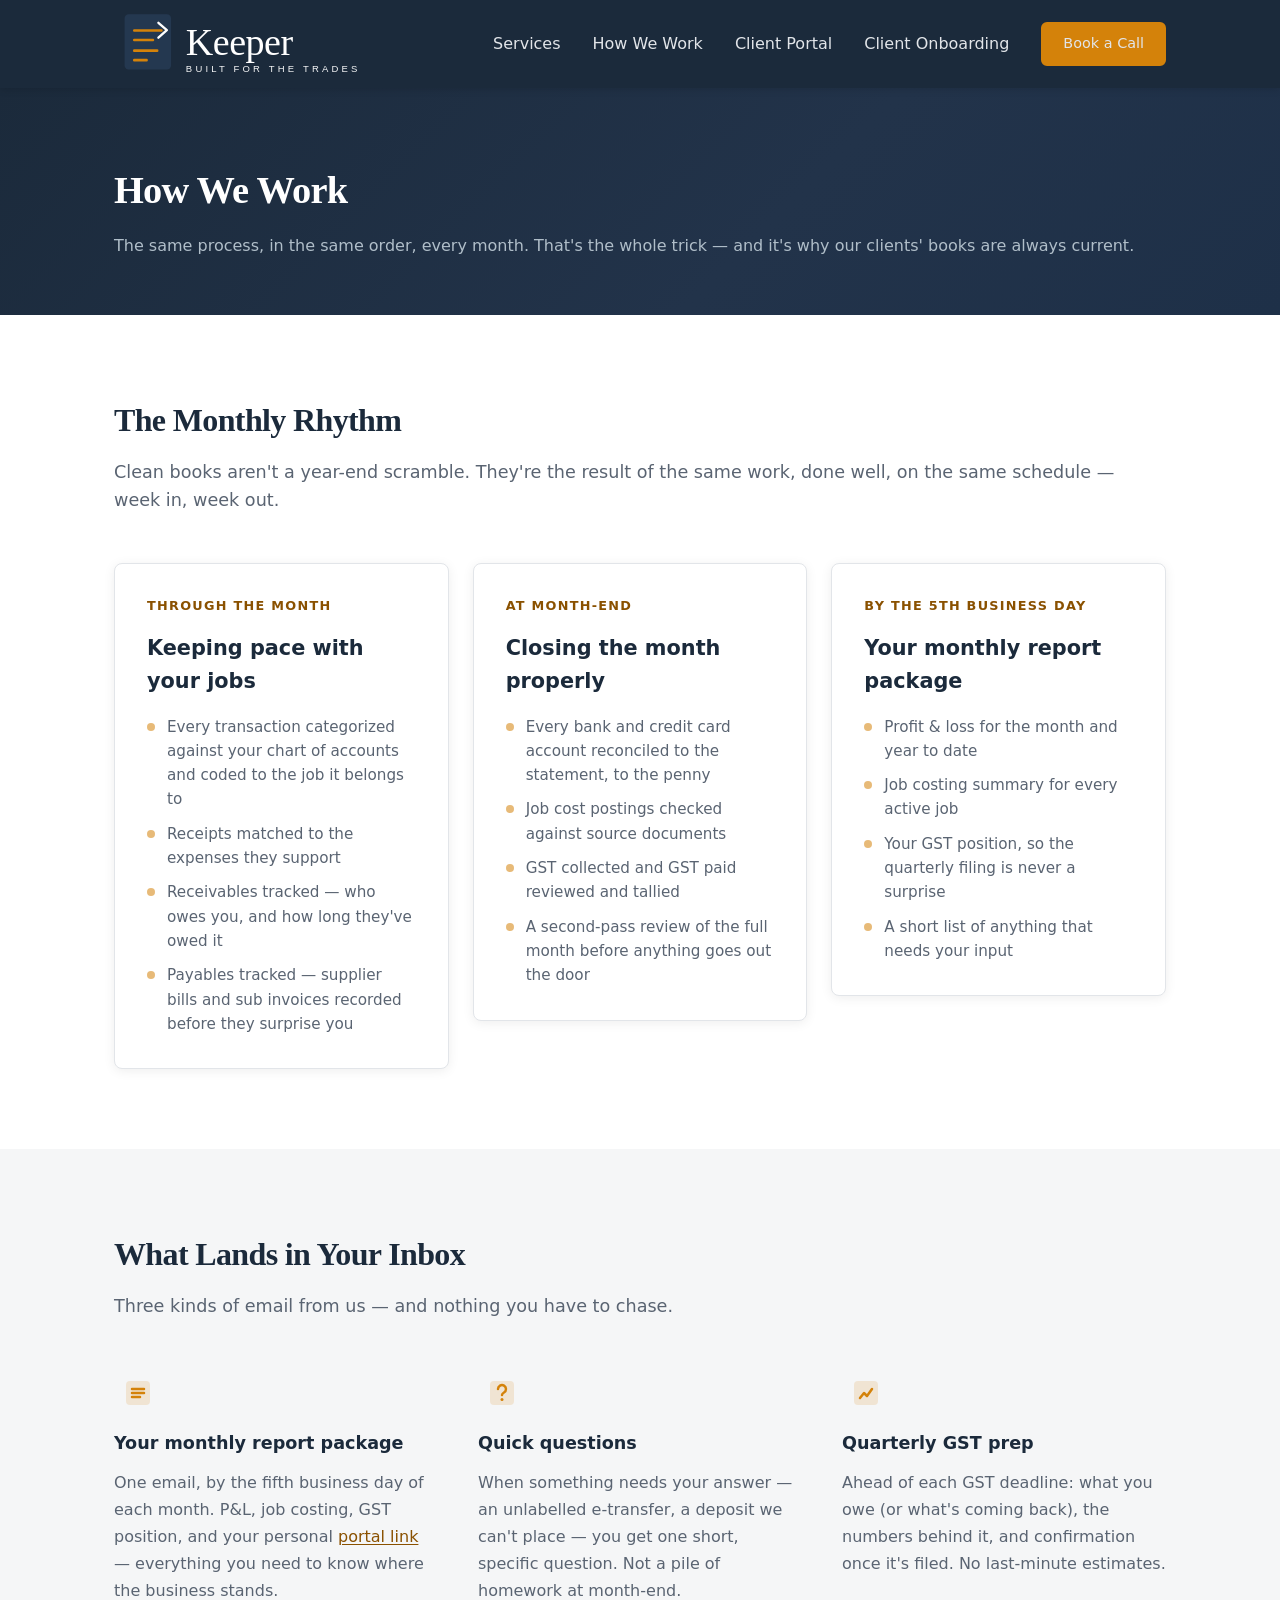
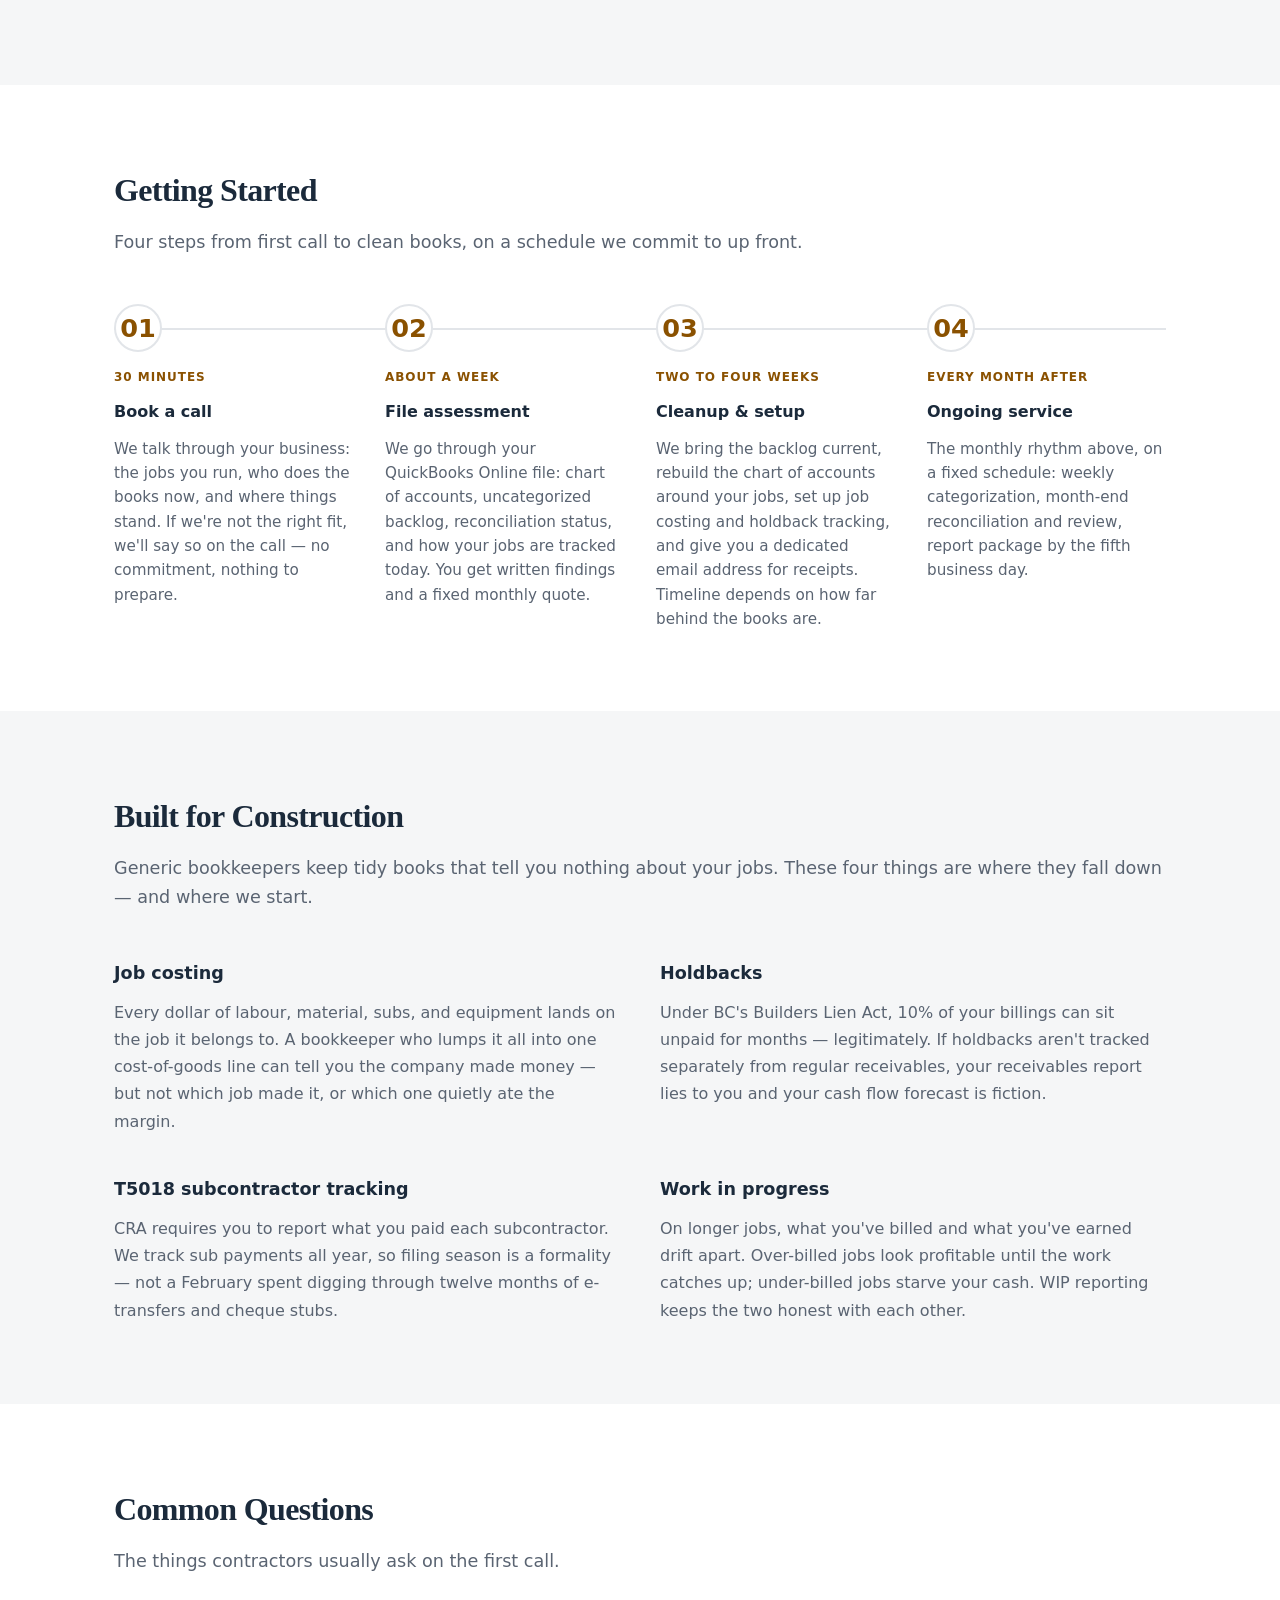
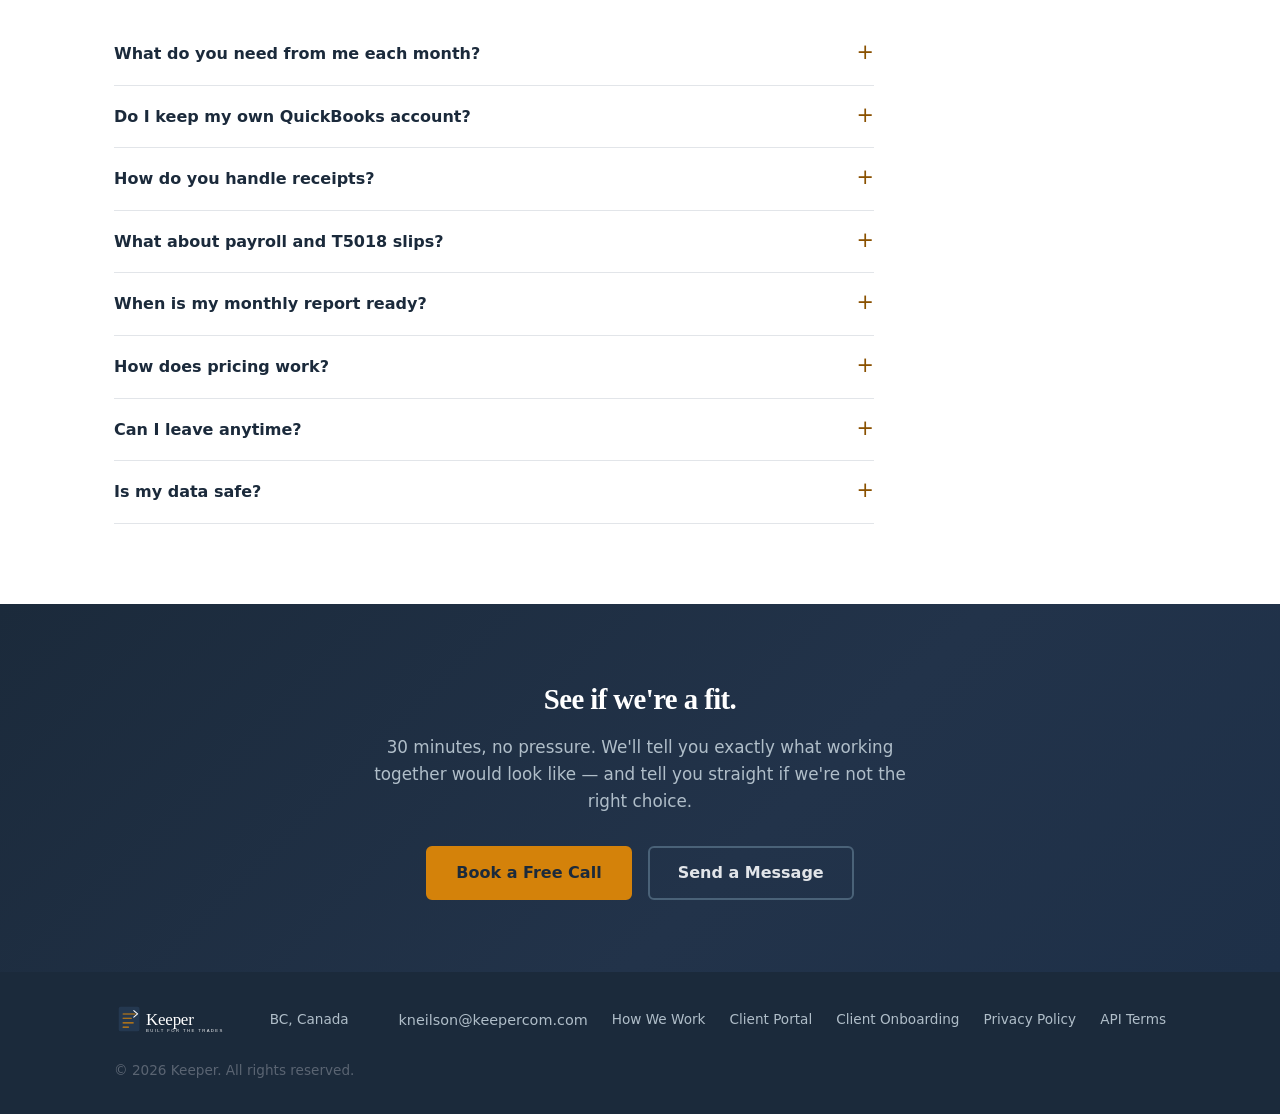
<file: process.html>
<!DOCTYPE html>
<html lang="en">
<head>
  <meta charset="UTF-8" />
  <meta name="viewport" content="width=device-width, initial-scale=1.0" />
  <meta name="description" content="How Keeper works: a disciplined monthly bookkeeping process for BC contractors — weekly categorization, month-end reconciliation, and a report package by the 5th business day." />
  <title>How We Work | Keeper Construction Bookkeeping</title>
  <link rel="icon" href="/img/keeper-logo.svg" type="image/svg+xml" />
  <meta property="og:title" content="How We Work | Keeper Construction Bookkeeping" />
  <meta property="og:description" content="A disciplined monthly bookkeeping process for BC contractors — weekly categorization, month-end reconciliation, and a report package by the 5th business day." />
  <meta property="og:type" content="website" />
  <meta property="og:url" content="https://www.keepercom.com/process.html" />
  <meta name="twitter:card" content="summary" />
  <meta name="twitter:title" content="How We Work | Keeper Construction Bookkeeping" />
  <meta name="twitter:description" content="A disciplined monthly bookkeeping process for BC contractors — weekly categorization, month-end reconciliation, and a report package by the 5th business day." />
  <link rel="stylesheet" href="css/style.css" />
</head>
<body>

  <!-- ===================== NAV ===================== -->
  <header class="nav-header">
    <nav class="nav-inner container">
      <a href="/" class="nav-logo">
        <img src="img/keeper-logo.svg" alt="Keeper" class="nav-logo-img" height="72" />
      </a>
      <button class="nav-toggle" aria-label="Toggle menu" aria-expanded="false">
        <span></span><span></span><span></span>
      </button>
      <ul class="nav-links">
        <li><a href="/#services">Services</a></li>
        <li><a href="/process.html">How We Work</a></li>
        <li><a href="/portal.html">Client Portal</a></li>
        <li><a href="https://intake.keepercom.com">Client Onboarding</a></li>
        <li><a href="/#contact" class="btn btn-primary btn-sm">Book a Call</a></li>
      </ul>
    </nav>
  </header>

  <main>

    <!-- ===================== HERO ===================== -->
    <section class="legal-hero">
      <div class="container">
        <h1>How We Work</h1>
        <p>The same process, in the same order, every month. That's the whole trick — and it's why our clients' books are always current.</p>
      </div>
    </section>

    <!-- ===================== MONTHLY RHYTHM ===================== -->
    <section class="section">
      <div class="container">
        <h2 class="section-title">The Monthly Rhythm</h2>
        <p class="section-sub">Clean books aren't a year-end scramble. They're the result of the same work, done well, on the same schedule — week in, week out.</p>
        <div class="cards">

          <div class="card">
            <div class="card-tier">Through the Month</div>
            <h3>Keeping pace with your jobs</h3>
            <ul>
              <li>Every transaction categorized against your chart of accounts and coded to the job it belongs to</li>
              <li>Receipts matched to the expenses they support</li>
              <li>Receivables tracked — who owes you, and how long they've owed it</li>
              <li>Payables tracked — supplier bills and sub invoices recorded before they surprise you</li>
            </ul>
          </div>

          <div class="card">
            <div class="card-tier">At Month-End</div>
            <h3>Closing the month properly</h3>
            <ul>
              <li>Every bank and credit card account reconciled to the statement, to the penny</li>
              <li>Job cost postings checked against source documents</li>
              <li>GST collected and GST paid reviewed and tallied</li>
              <li>A second-pass review of the full month before anything goes out the door</li>
            </ul>
          </div>

          <div class="card">
            <div class="card-tier">By the 5th Business Day</div>
            <h3>Your monthly report package</h3>
            <ul>
              <li>Profit &amp; loss for the month and year to date</li>
              <li>Job costing summary for every active job</li>
              <li>Your GST position, so the quarterly filing is never a surprise</li>
              <li>A short list of anything that needs your input</li>
            </ul>
          </div>

        </div>
      </div>
    </section>

    <!-- ===================== WHAT LANDS IN YOUR INBOX ===================== -->
    <section class="section section-alt">
      <div class="container">
        <h2 class="section-title">What Lands in Your Inbox</h2>
        <p class="section-sub">Three kinds of email from us — and nothing you have to chase.</p>
        <div class="pillars">

          <div class="pillar">
            <div class="pillar-icon" aria-hidden="true">
              <svg width="32" height="32" viewBox="0 0 32 32" fill="none">
                <rect x="4" y="4" width="24" height="24" rx="4" fill="#D4820A" opacity="0.15"/>
                <path d="M10 12h12M10 16h12M10 20h8" stroke="#D4820A" stroke-width="2.5" stroke-linecap="round"/>
              </svg>
            </div>
            <h3>Your monthly report package</h3>
            <p>One email, by the fifth business day of each month. P&amp;L, job costing, GST position, and your personal <a href="/portal.html">portal link</a> — everything you need to know where the business stands.</p>
          </div>

          <div class="pillar">
            <div class="pillar-icon" aria-hidden="true">
              <svg width="32" height="32" viewBox="0 0 32 32" fill="none">
                <rect x="4" y="4" width="24" height="24" rx="4" fill="#D4820A" opacity="0.15"/>
                <path d="M12 12a4 4 0 1 1 6 3.5c-1.2.7-2 1.3-2 2.5" stroke="#D4820A" stroke-width="2.5" stroke-linecap="round"/>
                <circle cx="16" cy="22.5" r="1.5" fill="#D4820A"/>
              </svg>
            </div>
            <h3>Quick questions</h3>
            <p>When something needs your answer — an unlabelled e-transfer, a deposit we can't place — you get one short, specific question. Not a pile of homework at month-end.</p>
          </div>

          <div class="pillar">
            <div class="pillar-icon" aria-hidden="true">
              <svg width="32" height="32" viewBox="0 0 32 32" fill="none">
                <rect x="4" y="4" width="24" height="24" rx="4" fill="#D4820A" opacity="0.15"/>
                <path d="M10 21l4-5 3 3 5-7" stroke="#D4820A" stroke-width="2.5" stroke-linecap="round" stroke-linejoin="round"/>
              </svg>
            </div>
            <h3>Quarterly GST prep</h3>
            <p>Ahead of each GST deadline: what you owe (or what's coming back), the numbers behind it, and confirmation once it's filed. No last-minute estimates.</p>
          </div>

        </div>
      </div>
    </section>

    <!-- ===================== GETTING STARTED ===================== -->
    <section class="section">
      <div class="container">
        <h2 class="section-title">Getting Started</h2>
        <p class="section-sub">Four steps from first call to clean books, on a schedule we commit to up front.</p>
        <div class="steps">

          <div class="step">
            <div class="step-num">01</div>
            <span class="step-time">30 minutes</span>
            <h3>Book a call</h3>
            <p>We talk through your business: the jobs you run, who does the books now, and where things stand. If we're not the right fit, we'll say so on the call — no commitment, nothing to prepare.</p>
          </div>

          <div class="step">
            <div class="step-num">02</div>
            <span class="step-time">About a week</span>
            <h3>File assessment</h3>
            <p>We go through your QuickBooks Online file: chart of accounts, uncategorized backlog, reconciliation status, and how your jobs are tracked today. You get written findings and a fixed monthly quote.</p>
          </div>

          <div class="step">
            <div class="step-num">03</div>
            <span class="step-time">Two to four weeks</span>
            <h3>Cleanup &amp; setup</h3>
            <p>We bring the backlog current, rebuild the chart of accounts around your jobs, set up job costing and holdback tracking, and give you a dedicated email address for receipts. Timeline depends on how far behind the books are.</p>
          </div>

          <div class="step">
            <div class="step-num">04</div>
            <span class="step-time">Every month after</span>
            <h3>Ongoing service</h3>
            <p>The monthly rhythm above, on a fixed schedule: weekly categorization, month-end reconciliation and review, report package by the fifth business day.</p>
          </div>

        </div>
      </div>
    </section>

    <!-- ===================== CONSTRUCTION SPECIFICS ===================== -->
    <section class="section section-alt">
      <div class="container">
        <h2 class="section-title">Built for Construction</h2>
        <p class="section-sub">Generic bookkeepers keep tidy books that tell you nothing about your jobs. These four things are where they fall down — and where we start.</p>
        <div class="pillars pillars-4">

          <div class="pillar">
            <h3>Job costing</h3>
            <p>Every dollar of labour, material, subs, and equipment lands on the job it belongs to. A bookkeeper who lumps it all into one cost-of-goods line can tell you the company made money — but not which job made it, or which one quietly ate the margin.</p>
          </div>

          <div class="pillar">
            <h3>Holdbacks</h3>
            <p>Under BC's Builders Lien Act, 10% of your billings can sit unpaid for months — legitimately. If holdbacks aren't tracked separately from regular receivables, your receivables report lies to you and your cash flow forecast is fiction.</p>
          </div>

          <div class="pillar">
            <h3>T5018 subcontractor tracking</h3>
            <p>CRA requires you to report what you paid each subcontractor. We track sub payments all year, so filing season is a formality — not a February spent digging through twelve months of e-transfers and cheque stubs.</p>
          </div>

          <div class="pillar">
            <h3>Work in progress</h3>
            <p>On longer jobs, what you've billed and what you've earned drift apart. Over-billed jobs look profitable until the work catches up; under-billed jobs starve your cash. WIP reporting keeps the two honest with each other.</p>
          </div>

        </div>
      </div>
    </section>

    <!-- ===================== FAQ ===================== -->
    <section class="section">
      <div class="container">
        <h2 class="section-title">Common Questions</h2>
        <p class="section-sub">The things contractors usually ask on the first call.</p>
        <div class="faq-list">

          <details class="faq-item">
            <summary>What do you need from me each month?</summary>
            <p>Very little. Forward receipts to your dedicated intake email as you get them — a photo from your phone is fine. Answer the occasional quick question when a transaction needs context. That's it; everything else runs on our schedule, not yours.</p>
          </details>

          <details class="faq-item">
            <summary>Do I keep my own QuickBooks account?</summary>
            <p>Yes. Your QuickBooks Online subscription stays in your name, and the file is yours. We work in it as your accountant, and you can look at your books any time. If we ever part ways, nothing has to be migrated — you already own everything.</p>
          </details>

          <details class="faq-item">
            <summary>How do you handle receipts?</summary>
            <p>You get a dedicated intake email address for your company. Snap a photo or forward the supplier email, and we take it from there — each receipt is matched to its transaction and filed to your client folder. No shoebox, no month-end envelope.</p>
          </details>

          <details class="faq-item">
            <summary>What about payroll and T5018 slips?</summary>
            <p>Payroll processing and T5018 subcontractor reporting are included from our Structure tier up. We track subcontractor payments through the year and prepare the T5018 slips and summary at filing time, so the CRA deadline is a non-event.</p>
          </details>

          <details class="faq-item">
            <summary>When is my monthly report ready?</summary>
            <p>By the fifth business day of the following month, every month. That's a commitment, not a target — the month-end close is scheduled work, and the report doesn't go out until it has passed a second review.</p>
          </details>

          <details class="faq-item">
            <summary>How does pricing work?</summary>
            <p>A fixed monthly fee, quoted after the file assessment so it reflects your actual transaction volume, job count, and service tier. No hourly billing and no surprise invoices — if your business grows and the scope changes, we requote before anything changes.</p>
          </details>

          <details class="faq-item">
            <summary>Can I leave anytime?</summary>
            <p>Yes — 30 days' written notice, as set out in your Engagement Letter. Because you own your QuickBooks file, there's no hostage situation: your books, your documents, and your history stay with you from day one.</p>
          </details>

          <details class="faq-item">
            <summary>Is my data safe?</summary>
            <p>Your QuickBooks authorization credentials are stored encrypted, your documents live in an access-controlled folder dedicated to your company, and we never sell or share your financial data. The full details are in our <a href="/privacy.html">Privacy Policy</a> and <a href="/api-terms.html">API Authorization Agreement</a>.</p>
          </details>

        </div>
      </div>
    </section>

    <!-- ===================== CTA ===================== -->
    <section class="cta-band">
      <div class="container">
        <h2>See if we're a fit.</h2>
        <p>30 minutes, no pressure. We'll tell you exactly what working together would look like — and tell you straight if we're not the right choice.</p>
        <div class="cta-actions">
          <a href="https://calendly.com/kneilson-keepercom/30min" target="_blank" rel="noopener" class="btn btn-primary">Book a Free Call</a>
          <a href="/#contact" class="btn btn-secondary">Send a Message</a>
        </div>
      </div>
    </section>

  </main>

  <!-- ===================== FOOTER ===================== -->
  <footer class="footer">
    <div class="container footer-inner">
      <img src="img/keeper-logo.svg" alt="Keeper" class="footer-logo-img" height="32" />
      <span class="footer-location">BC, Canada</span>
      <a href="mailto:kneilson@keepercom.com" class="footer-email">kneilson@keepercom.com</a>
      <a href="/process.html" class="footer-link">How We Work</a>
      <a href="/portal.html" class="footer-link">Client Portal</a>
      <a href="https://intake.keepercom.com" class="footer-link">Client Onboarding</a>
      <a href="/privacy.html" class="footer-link">Privacy Policy</a>
      <a href="/api-terms.html" class="footer-link">API Terms</a>
      <span class="footer-copy">&copy; 2026 Keeper. All rights reserved.</span>
    </div>
  </footer>

  <script src="js/main.js?v=2"></script>
</body>
</html>
</file>
<file: css/style.css>
/* =============================================
   KEEPER — Main Stylesheet
   Design decisions documented in Obsidian:
   Zettelkasten/Keeper Website Design Decisions.md
   ============================================= */

/* ---------- Reset & Base ---------- */
*, *::before, *::after {
  box-sizing: border-box;
  margin: 0;
  padding: 0;
}

html {
  scroll-behavior: smooth;
  font-size: 16px;
}

body {
  font-family: system-ui, -apple-system, 'Segoe UI', Roboto, sans-serif;
  color: #1B2A3B;
  background: #ffffff;
  line-height: 1.6;
}

/* Georgia for display headings — connects to logo wordmark, gives brand voice */
h1, h2 {
  font-family: Georgia, 'Times New Roman', serif;
}

/* ---------- Spacing / Layout ---------- */
.container {
  max-width: 1100px;
  margin: 0 auto;
  padding: 0 24px;
}

.section {
  padding: 80px 0;
}

.section-alt {
  background: #F5F6F7;
}

.section-title {
  font-family: Georgia, 'Times New Roman', serif;
  font-size: 2rem;
  font-weight: 700;
  letter-spacing: -0.02em;
  margin-bottom: 12px;
}

.section-sub {
  color: #5A6472;
  font-size: 1.1rem;
  margin-bottom: 48px;
}

/* ---------- Buttons ---------- */
.btn {
  display: inline-block;
  padding: 12px 28px;
  border-radius: 6px;
  font-weight: 700;
  font-size: 1rem;
  font-family: system-ui, -apple-system, 'Segoe UI', Roboto, sans-serif;
  text-decoration: none;
  cursor: pointer;
  transition: background 200ms ease, color 200ms ease, border-color 200ms ease;
  border: 2px solid transparent;
}

/* Primary: amber bg, navy text — 5.9:1 contrast, passes WCAG AA */
.btn-primary {
  background: #D4820A;
  color: #1B2A3B;
  border-color: #D4820A;
}

.btn-primary:hover {
  background: #b86e08;
  color: #1B2A3B;
  border-color: #b86e08;
}

.btn-secondary {
  background: transparent;
  color: #1B2A3B;
  border-color: #1B2A3B;
}

.btn-secondary:hover {
  background: #1B2A3B;
  color: #ffffff;
}

/* Subdued outline for Foundation/Structure cards */
.btn-outline {
  background: transparent;
  color: #1B2A3B;
  border-color: #C5CAD0;
}

.btn-outline:hover {
  background: #1B2A3B;
  color: #ffffff;
  border-color: #1B2A3B;
}

.btn-sm {
  padding: 8px 20px;
  font-size: 0.9rem;
}

/* ---------- Navigation ---------- */
.nav-header {
  position: sticky;
  top: 0;
  z-index: 100;
  background: #1B2A3B;
  box-shadow: 0 1px 8px rgba(0,0,0,0.15);
}

.nav-inner {
  display: flex;
  align-items: center;
  justify-content: space-between;
  height: 88px;
}

.nav-logo {
  display: flex;
  align-items: center;
  text-decoration: none;
  line-height: 0;
}

.nav-logo-img {
  display: block;
  height: 72px;
  width: auto;
}

.nav-links {
  list-style: none;
  display: flex;
  align-items: center;
  gap: 32px;
}

.nav-links a {
  color: #E2E5E9;
  text-decoration: none;
  font-weight: 500;
  transition: color 200ms ease;
}

.nav-links a:not(.btn):hover {
  color: #ffffff;
}

.nav-toggle {
  display: none;
  flex-direction: column;
  justify-content: space-between;
  width: 24px;
  height: 18px;
  background: none;
  border: none;
  cursor: pointer;
  padding: 0;
}

.nav-toggle span {
  display: block;
  height: 2px;
  background: #ffffff;
  border-radius: 2px;
  transition: transform 200ms ease, opacity 200ms ease;
}

/* ---------- Hero ---------- */
.hero {
  padding: 96px 0 80px;
  background:
    radial-gradient(ellipse at 70% 50%, rgba(212,130,10,0.08) 0%, transparent 60%),
    radial-gradient(ellipse at 20% 80%, rgba(255,255,255,0.03) 0%, transparent 50%),
    linear-gradient(135deg, #1B2A3B 0%, #22334a 60%, #1e3048 100%);
  color: #ffffff;
  position: relative;
  overflow: hidden;
}

.hero::before {
  content: '';
  position: absolute;
  inset: 0;
  background-image:
    repeating-linear-gradient(
      90deg,
      rgba(255,255,255,0.015) 0px,
      rgba(255,255,255,0.015) 1px,
      transparent 1px,
      transparent 80px
    ),
    repeating-linear-gradient(
      0deg,
      rgba(255,255,255,0.015) 0px,
      rgba(255,255,255,0.015) 1px,
      transparent 1px,
      transparent 80px
    );
  pointer-events: none;
}

.hero-inner {
  display: grid;
  grid-template-columns: 1fr 360px;
  gap: 56px;
  align-items: center;
  position: relative;
  z-index: 1;
}

.hero h1 {
  font-size: clamp(1.8rem, 4vw, 2.8rem);
  font-weight: 700;
  letter-spacing: -0.03em;
  line-height: 1.15;
  margin-bottom: 20px;
}

.hero-sub {
  font-size: 1.15rem;
  color: #B0BEC9;
  margin-bottom: 40px;
  max-width: 520px;
  line-height: 1.7;
}

.hero-ctas {
  display: flex;
  gap: 16px;
  flex-wrap: wrap;
}

.hero .btn-secondary {
  color: #E2E5E9;
  border-color: #4A6278;
}

.hero .btn-secondary:hover {
  background: rgba(255,255,255,0.12);
  color: #ffffff;
  border-color: rgba(255,255,255,0.4);
}

/* Hero job-cost card */
.hero-visual {
  display: flex;
  justify-content: flex-end;
}

.hero-card {
  background: rgba(255,255,255,0.06);
  border: 1px solid rgba(255,255,255,0.13);
  border-radius: 12px;
  padding: 28px;
  width: 100%;
  backdrop-filter: blur(2px);
}

.hero-card-label {
  font-size: 0.68rem;
  font-weight: 700;
  text-transform: uppercase;
  letter-spacing: 0.13em;
  color: #D4820A;
  margin-bottom: 8px;
}

.hero-card-job {
  font-size: 1rem;
  font-weight: 700;
  color: #ffffff;
  margin-bottom: 20px;
  padding-bottom: 16px;
  border-bottom: 1px solid rgba(255,255,255,0.1);
}

.hero-card-rows {
  display: flex;
  flex-direction: column;
  gap: 11px;
  margin-bottom: 20px;
}

.hero-card-row {
  display: flex;
  justify-content: space-between;
  align-items: center;
  font-size: 0.875rem;
  color: #B0BEC9;
}

.hero-card-profit {
  color: #ffffff;
  font-weight: 700;
  padding-top: 12px;
  margin-top: 1px;
  border-top: 1px solid rgba(255,255,255,0.14);
}

.hero-card-margin {
  display: flex;
  align-items: baseline;
  gap: 8px;
  background: rgba(212,130,10,0.14);
  border-radius: 6px;
  padding: 12px 16px;
}

.hero-card-pct {
  font-family: Georgia, 'Times New Roman', serif;
  font-size: 1.8rem;
  font-weight: 700;
  color: #D4820A;
  line-height: 1;
}

.hero-card-pct-label {
  font-size: 0.75rem;
  color: #B0BEC9;
  text-transform: uppercase;
  letter-spacing: 0.07em;
}

.hero-card-disclaimer {
  margin-top: 12px;
  font-size: 0.7rem;
  color: rgba(176, 190, 201, 0.5);
  font-style: italic;
}

/* ---------- Service Cards ---------- */
.cards {
  display: grid;
  grid-template-columns: 1fr 1fr 1fr;
  gap: 24px;
  align-items: start;
}

.card {
  background: #ffffff;
  border: 1px solid #E2E5E9;
  border-radius: 8px;
  padding: 32px;
  display: flex;
  flex-direction: column;
  gap: 16px;
  position: relative;
  box-shadow: 0 2px 12px rgba(0,0,0,0.07);
  transition: box-shadow 200ms ease;
}

.card:hover {
  box-shadow: 0 4px 24px rgba(0,0,0,0.11);
}

/* Blueprint: navy inverted card — visually distinct from Foundation/Structure */
.card-featured {
  background: #1B2A3B;
  border-color: #1B2A3B;
  color: #ffffff;
}

.card-featured:hover {
  box-shadow: 0 6px 32px rgba(27,42,59,0.35);
}

.card-badge {
  position: absolute;
  top: -13px;
  left: 32px;
  background: #D4820A;
  color: #1B2A3B;
  font-size: 0.75rem;
  font-weight: 700;
  letter-spacing: 0.05em;
  text-transform: uppercase;
  padding: 3px 12px;
  border-radius: 20px;
}

.card-tier {
  font-size: 0.8rem;
  font-weight: 700;
  text-transform: uppercase;
  letter-spacing: 0.1em;
  color: #8A5100;
}

/* Amber on navy passes at 5.9:1 */
.card-featured .card-tier {
  color: #D4820A;
}

.card h3 {
  font-size: 1.3rem;
  font-weight: 700;
  font-family: system-ui, -apple-system, 'Segoe UI', Roboto, sans-serif;
}

.card-featured h3 {
  color: #ffffff;
}

.card-intro {
  font-size: 0.9rem;
  line-height: 1.65;
  color: #8FA5B8;
  margin-top: -4px;
}

.card ul {
  list-style: none;
  flex: 1;
  display: flex;
  flex-direction: column;
  gap: 10px;
}

.card ul li {
  padding-left: 20px;
  position: relative;
  color: #5A6472;
  font-size: 0.95rem;
}

.card ul li::before {
  content: '';
  position: absolute;
  left: 0;
  top: 8px;
  width: 8px;
  height: 8px;
  border-radius: 50%;
  background: #D4820A;
  opacity: 0.55;
}

.card-featured ul li {
  color: #8FA5B8;
}

.card-featured ul li::before {
  background: #D4820A;
  opacity: 0.8;
}

/* Pricing anchor below cards */
.pricing-note {
  margin-top: 32px;
  color: #5A6472;
  font-size: 0.95rem;
  text-align: center;
  line-height: 1.6;
}

.pricing-note strong {
  color: #1B2A3B;
}

.pricing-note a {
  color: #8A5100;
  text-underline-offset: 2px;
}

.pricing-note a:hover {
  color: #1B2A3B;
}

/* ---------- Pillars (Why Keeper) ---------- */
.pillars {
  display: grid;
  grid-template-columns: repeat(3, 1fr);
  gap: 40px;
}

.pillar {
  display: flex;
  flex-direction: column;
  gap: 12px;
}

.pillar-icon {
  width: 48px;
  height: 48px;
  display: flex;
  align-items: center;
  justify-content: center;
}

.pillar h3 {
  font-size: 1.1rem;
  font-weight: 700;
  font-family: system-ui, -apple-system, 'Segoe UI', Roboto, sans-serif;
}

.pillar p {
  color: #5A6472;
  line-height: 1.7;
}

/* ---------- Social Proof ---------- */
.testimonials {
  display: flex;
  flex-direction: column;
  gap: 20px;
}

.testimonials-grid {
  display: grid;
  grid-template-columns: 1fr 1fr;
  gap: 20px;
}

.testimonial {
  background: #ffffff;
  border: 1px solid #E2E5E9;
  border-radius: 8px;
  padding: 28px 32px;
  margin: 0;
  box-shadow: 0 2px 8px rgba(0,0,0,0.05);
}

.testimonial-featured {
  padding: 36px 40px;
  border-color: rgba(212,130,10,0.4);
}

.testimonial-quote {
  font-size: 1rem;
  color: #1B2A3B;
  line-height: 1.75;
  font-style: italic;
  margin-bottom: 20px;
}

.testimonial-featured .testimonial-quote {
  font-size: 1.15rem;
}

.testimonial-footer {
  display: flex;
  flex-direction: column;
  gap: 3px;
}

.testimonial-name {
  font-size: 0.9rem;
  font-weight: 700;
  color: #1B2A3B;
  font-style: normal;
}

.testimonial-company {
  font-size: 0.78rem;
  color: #5A6472;
  text-transform: uppercase;
  letter-spacing: 0.05em;
}

/* ---------- Steps (How It Works) ---------- */
.steps {
  display: grid;
  grid-template-columns: repeat(4, 1fr);
  gap: 32px;
  position: relative;
}

.steps::before {
  content: '';
  position: absolute;
  top: 24px;
  left: 0;
  right: 0;
  height: 2px;
  background: #E2E5E9;
  z-index: 0;
}

.step {
  position: relative;
  z-index: 1;
  display: flex;
  flex-direction: column;
  gap: 12px;
}

.step-num {
  font-family: system-ui, -apple-system, 'Segoe UI', Roboto, sans-serif;
  font-size: 1.6rem;
  font-weight: 700;
  color: #8A5100;
  background: #ffffff;
  width: 48px;
  height: 48px;
  display: flex;
  align-items: center;
  justify-content: center;
  border-radius: 50%;
  border: 2px solid #E2E5E9;
  margin-bottom: 4px;
  font-variant-numeric: tabular-nums;
}

.step h3 {
  font-size: 1rem;
  font-weight: 700;
  font-family: system-ui, -apple-system, 'Segoe UI', Roboto, sans-serif;
}

.step p {
  color: #5A6472;
  font-size: 0.95rem;
  line-height: 1.6;
}

/* ---------- Contact ---------- */
.contact-fit {
  background: #ffffff;
  border: 1px solid #E2E5E9;
  border-radius: 8px;
  padding: 18px 24px;
  margin-bottom: 40px;
  font-size: 0.95rem;
  color: #3A4B5C;
  line-height: 1.7;
}

.contact-fit strong {
  color: #1B2A3B;
}

.contact-grid {
  display: grid;
  grid-template-columns: 1.2fr 1fr;
  gap: 48px;
  align-items: start;
}

.calendly-inline-widget {
  min-width: 320px;
  height: 700px;
}

/* Contact Form */
.contact-form {
  display: flex;
  flex-direction: column;
  gap: 20px;
}

.contact-form h3 {
  font-size: 1.2rem;
  font-weight: 700;
  font-family: system-ui, -apple-system, 'Segoe UI', Roboto, sans-serif;
  margin-bottom: 4px;
}

.form-group {
  display: flex;
  flex-direction: column;
  gap: 6px;
}

.form-group label {
  font-weight: 600;
  font-size: 0.9rem;
  color: #1B2A3B;
}

.optional {
  font-weight: 400;
  color: #5A6472;
}

.form-group input,
.form-group textarea {
  padding: 10px 14px;
  border: 1.5px solid #E2E5E9;
  border-radius: 6px;
  font-size: 1rem;
  font-family: inherit;
  color: #1B2A3B;
  background: #ffffff;
  transition: border-color 200ms ease;
  resize: vertical;
}

.form-group input:focus,
.form-group textarea:focus {
  outline: none;
  border-color: #8A5100;
}

.form-status {
  margin-top: 12px;
  font-size: 0.9rem;
  border-radius: 4px;
  padding: 10px 14px;
}
.form-status--success {
  background: #e6f4ea;
  color: #1e6b35;
}
.form-status--error {
  background: #fdecea;
  color: #b71c1c;
}

/* ---------- Footer ---------- */
.footer {
  background: #1B2A3B;
  color: #B0BEC9;
  padding: 32px 0;
}

.footer-inner {
  display: flex;
  align-items: center;
  gap: 24px;
  flex-wrap: wrap;
}

.footer-logo-img {
  display: block;
  height: 32px;
  width: auto;
}

.footer-location {
  font-size: 0.85rem;
}

.footer-email {
  color: #B0BEC9;
  text-decoration: none;
  margin-left: auto;
  transition: color 200ms ease;
  font-size: 0.9rem;
}

.footer-email:hover {
  color: #ffffff;
}

.footer-link {
  color: #B0BEC9;
  text-decoration: none;
  font-size: 0.85rem;
  transition: color 200ms ease;
}

.footer-link:hover {
  color: #ffffff;
}

.footer-copy {
  font-size: 0.85rem;
  color: #5A6472;
}

/* ---------- Legal Pages ---------- */
.legal-hero {
  padding: 72px 0 56px;
  background: linear-gradient(135deg, #1B2A3B 0%, #22334a 60%, #1e3048 100%);
  color: #ffffff;
}

.legal-hero h1 {
  font-size: clamp(1.6rem, 3.5vw, 2.4rem);
  font-weight: 700;
  letter-spacing: -0.02em;
  margin-bottom: 12px;
}

.legal-hero p {
  color: #B0BEC9;
  font-size: 1rem;
}

.legal-body {
  padding: 64px 0 96px;
}

.legal-content {
  max-width: 760px;
}

.legal-content h2 {
  font-size: 1.3rem;
  font-weight: 700;
  margin-top: 48px;
  margin-bottom: 12px;
  padding-bottom: 8px;
  border-bottom: 1px solid #E2E5E9;
  color: #1B2A3B;
}

.legal-content h3 {
  font-size: 1.05rem;
  font-weight: 700;
  margin-top: 28px;
  margin-bottom: 8px;
  color: #1B2A3B;
}

.legal-content p {
  color: #3A4B5C;
  line-height: 1.75;
  margin-bottom: 14px;
}

.legal-content ul {
  margin: 12px 0 16px 20px;
  color: #3A4B5C;
  line-height: 1.75;
}

.legal-content ul li {
  margin-bottom: 6px;
}

.legal-content a {
  color: #8A5100;
  text-decoration: underline;
}

.legal-content a:hover {
  color: #1B2A3B;
}

.legal-content .notice {
  background: #FFF8F0;
  border: 1px solid rgba(212,130,10,0.3);
  padding: 14px 18px;
  border-radius: 6px;
  margin: 20px 0;
  font-size: 0.95rem;
  color: #3A4B5C;
}

.legal-content .effective-date {
  display: inline-block;
  background: #F5F6F7;
  border: 1px solid #E2E5E9;
  border-radius: 4px;
  padding: 4px 12px;
  font-size: 0.85rem;
  color: #5A6472;
  margin-bottom: 32px;
}

/* ---------- Process & Portal Pages ---------- */
/* Centered CTA link below a section's content (e.g. "See the full process") */
.section-cta {
  text-align: center;
  margin-top: 48px;
}

/* Small timeline label inside a .step ("About a week") */
.step-time {
  font-size: 0.75rem;
  font-weight: 700;
  text-transform: uppercase;
  letter-spacing: 0.08em;
  color: #8A5100; /* amber-on-white, AA-safe like .card-tier */
}

/* Four-pillar variant: 2×2 grid instead of 3 across */
.pillars-4 {
  grid-template-columns: repeat(2, 1fr);
}

/* FAQ — native details/summary, no JS */
.faq-list {
  max-width: 760px;
}

.faq-item {
  border-bottom: 1px solid #E2E5E9;
}

.faq-item summary {
  display: flex;
  justify-content: space-between;
  align-items: baseline;
  gap: 16px;
  padding: 18px 0;
  font-weight: 700;
  font-size: 1rem;
  color: #1B2A3B;
  cursor: pointer;
  list-style: none;
}

.faq-item summary::-webkit-details-marker {
  display: none;
}

.faq-item summary::after {
  content: '+';
  font-size: 1.3rem;
  font-weight: 400;
  color: #8A5100;
  line-height: 1;
  flex-shrink: 0;
}

.faq-item[open] summary::after {
  content: '\2013'; /* en dash as a minus */
}

.faq-item p {
  color: #3A4B5C;
  line-height: 1.75;
  padding: 0 32px 20px 0;
}

/* In-copy links on process/portal pages — same amber as .pricing-note a (AA on white) */
.pillar a,
.faq-item a {
  color: #8A5100;
  text-underline-offset: 2px;
}

.pillar a:hover,
.faq-item a:hover {
  color: #1B2A3B;
}

/* Full-width navy CTA band (process/portal page close) */
.cta-band {
  padding: 72px 0;
  background: linear-gradient(135deg, #1B2A3B 0%, #22334a 60%, #1e3048 100%);
  color: #ffffff;
  text-align: center;
}

.cta-band h2 {
  font-size: 1.8rem;
  font-weight: 700;
  letter-spacing: -0.02em;
  margin-bottom: 12px;
}

.cta-band p {
  color: #B0BEC9;
  font-size: 1.05rem;
  max-width: 560px;
  margin: 0 auto 32px;
}

.cta-actions {
  display: flex;
  gap: 16px;
  justify-content: center;
  flex-wrap: wrap;
}

/* Light secondary button on navy — same treatment as hero */
.cta-band .btn-secondary {
  color: #E2E5E9;
  border-color: #4A6278;
}

.cta-band .btn-secondary:hover {
  background: rgba(255,255,255,0.12);
  color: #ffffff;
  border-color: rgba(255,255,255,0.4);
}

/* Portal page — single centered card column */
.portal-wrap {
  max-width: 620px;
  margin: 0 auto;
  display: flex;
  flex-direction: column;
  gap: 24px;
}

.portal-wrap .card ul li strong {
  color: #1B2A3B;
}

.portal-fineprint {
  color: #5A6472;
  font-size: 0.9rem;
  line-height: 1.65;
}

/* Amber-tinted callout, same look as .legal-content .notice */
.portal-note {
  background: #FFF8F0;
  border: 1px solid rgba(212,130,10,0.3);
  padding: 18px 24px;
  border-radius: 8px;
  font-size: 0.95rem;
  color: #3A4B5C;
  line-height: 1.7;
}

.portal-note strong {
  color: #1B2A3B;
}

.portal-note a {
  color: #8A5100;
  text-underline-offset: 2px;
}

.portal-note a:hover {
  color: #1B2A3B;
}

/* ---------- Accessibility ---------- */
@media (prefers-reduced-motion: reduce) {
  html {
    scroll-behavior: auto;
  }
  .btn,
  .card,
  .nav-toggle span,
  .nav-links a,
  .footer-email,
  .footer-link,
  .form-group input,
  .form-group textarea {
    transition: none;
  }
}

/* ---------- Responsive ---------- */
@media (max-width: 1024px) {
  .hero-inner {
    grid-template-columns: 1fr;
  }

  .hero-visual {
    display: none;
  }

  .steps {
    grid-template-columns: repeat(2, 1fr);
  }

  .steps::before {
    display: none;
  }

  /* Blueprint spans full width on tablet */
  .cards {
    grid-template-columns: 1fr 1fr;
  }

  .card-featured {
    grid-column: span 2;
    /* Wide featured card: reflow as horizontal on tablet */
    display: grid;
    grid-template-columns: 1fr 1fr;
    grid-template-rows: auto auto 1fr auto;
  }

  .card-featured .card-badge {
    grid-column: 1;
  }

  .card-featured .card-tier {
    grid-column: 1;
    grid-row: 1;
    align-self: end;
  }

  .card-featured h3 {
    grid-column: 1;
    grid-row: 2;
  }

  .card-featured .card-intro {
    grid-column: 1;
    grid-row: 3;
  }

  .card-featured ul {
    grid-column: 2;
    grid-row: 1 / span 3;
    padding-top: 8px;
  }

  .card-featured .btn {
    grid-column: 1 / span 2;
    justify-self: start;
    grid-row: 4;
    margin-top: 8px;
  }
}

@media (max-width: 768px) {
  .cards {
    grid-template-columns: 1fr;
    max-width: 480px;
  }

  .card-featured {
    grid-column: span 1;
    display: flex;
    flex-direction: column;
  }

  .pillars {
    grid-template-columns: repeat(2, 1fr);
    gap: 32px;
  }

  .testimonials-grid {
    grid-template-columns: 1fr;
  }
}

@media (max-width: 640px) {
  .section { padding: 48px 0; }

  .nav-toggle { display: flex; }

  .nav-links {
    display: none;
    position: absolute;
    top: 88px;
    left: 0;
    right: 0;
    background: #1B2A3B;
    flex-direction: column;
    align-items: flex-start;
    padding: 16px 24px 24px;
    gap: 20px;
    box-shadow: 0 4px 16px rgba(0,0,0,0.2);
  }

  .nav-links.open { display: flex; }

  .nav-inner { position: relative; }

  .hero { padding: 64px 0 48px; }

  .hero-sub { max-width: none; }

  .pillars {
    grid-template-columns: 1fr;
    gap: 32px;
  }

  .steps {
    grid-template-columns: 1fr;
  }

  .testimonial-featured {
    padding: 28px 24px;
  }

  .contact-grid {
    grid-template-columns: 1fr;
  }

  .calendly-inline-widget {
    min-width: unset;
    height: 540px;
  }

  .footer-inner {
    flex-direction: column;
    align-items: flex-start;
    gap: 8px;
  }

  .footer-email { margin-left: 0; }

  .pillars-4 {
    grid-template-columns: 1fr;
  }
}
</file>
